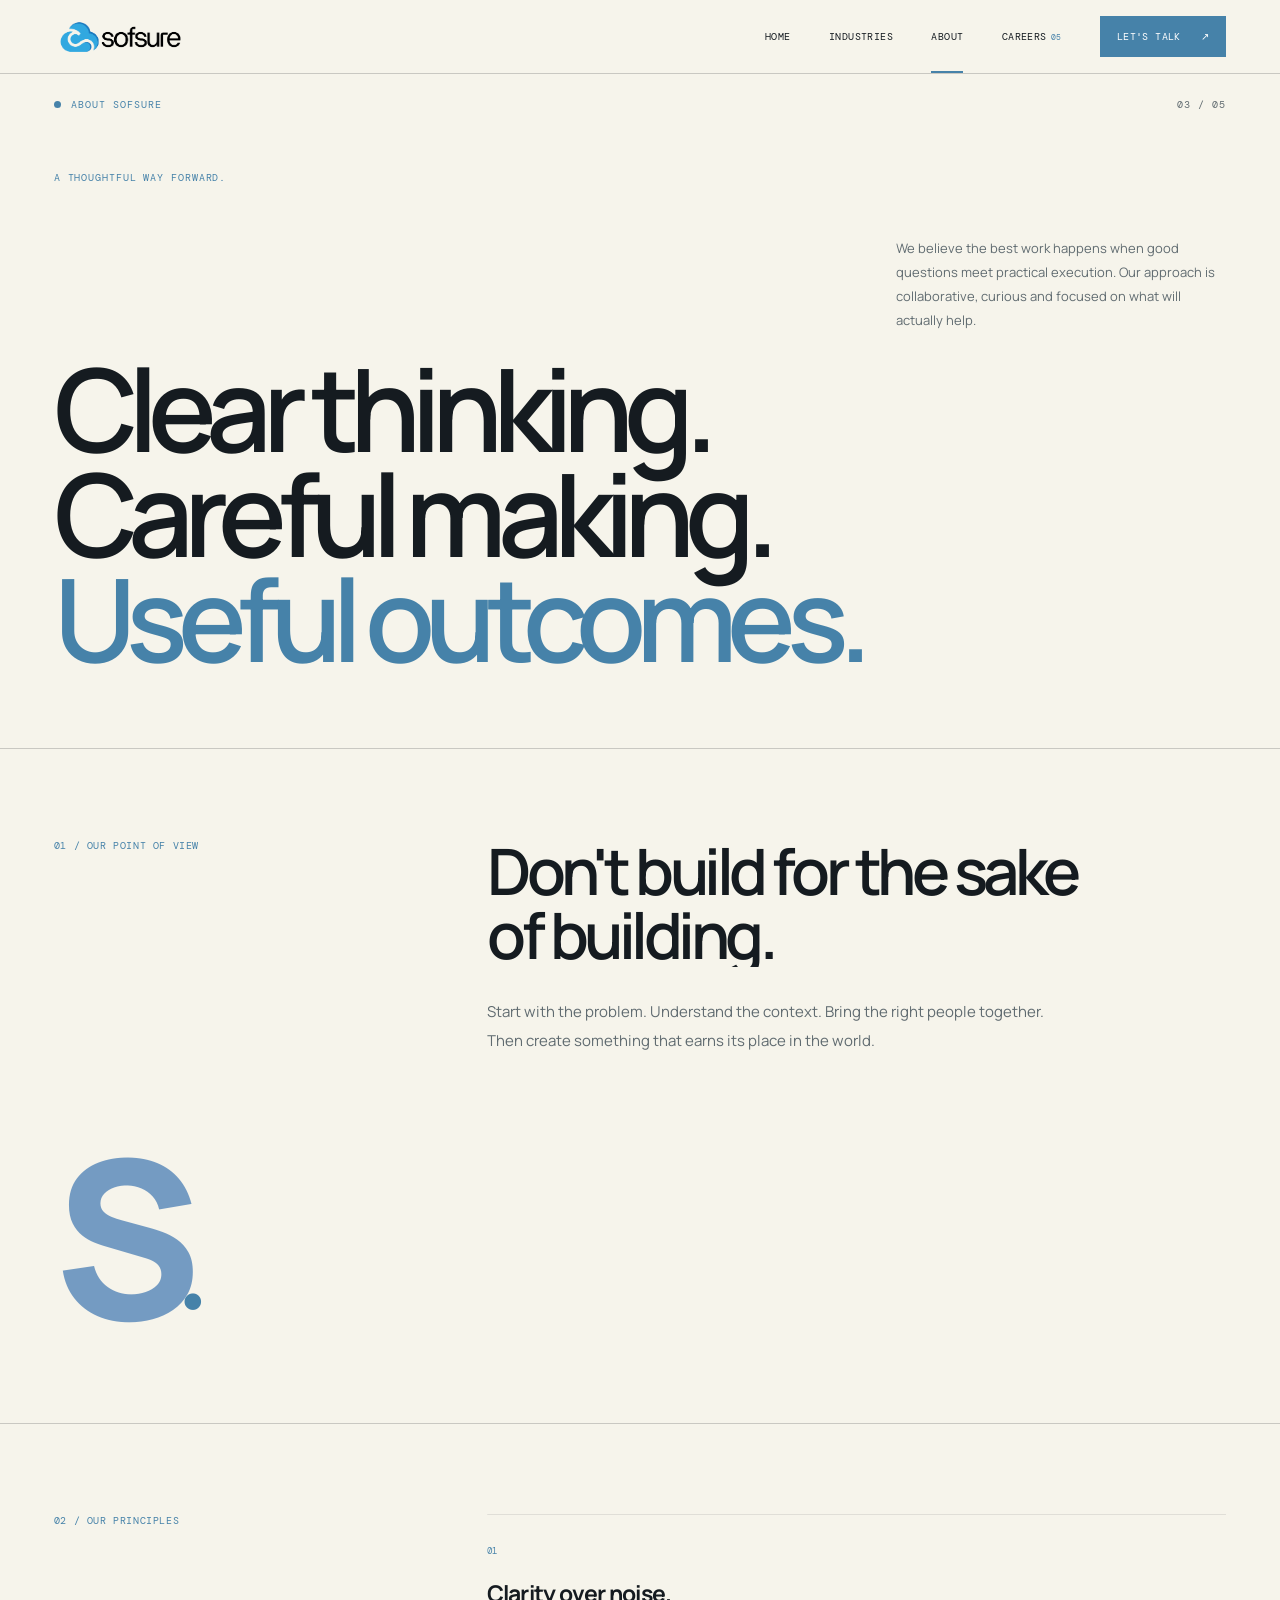
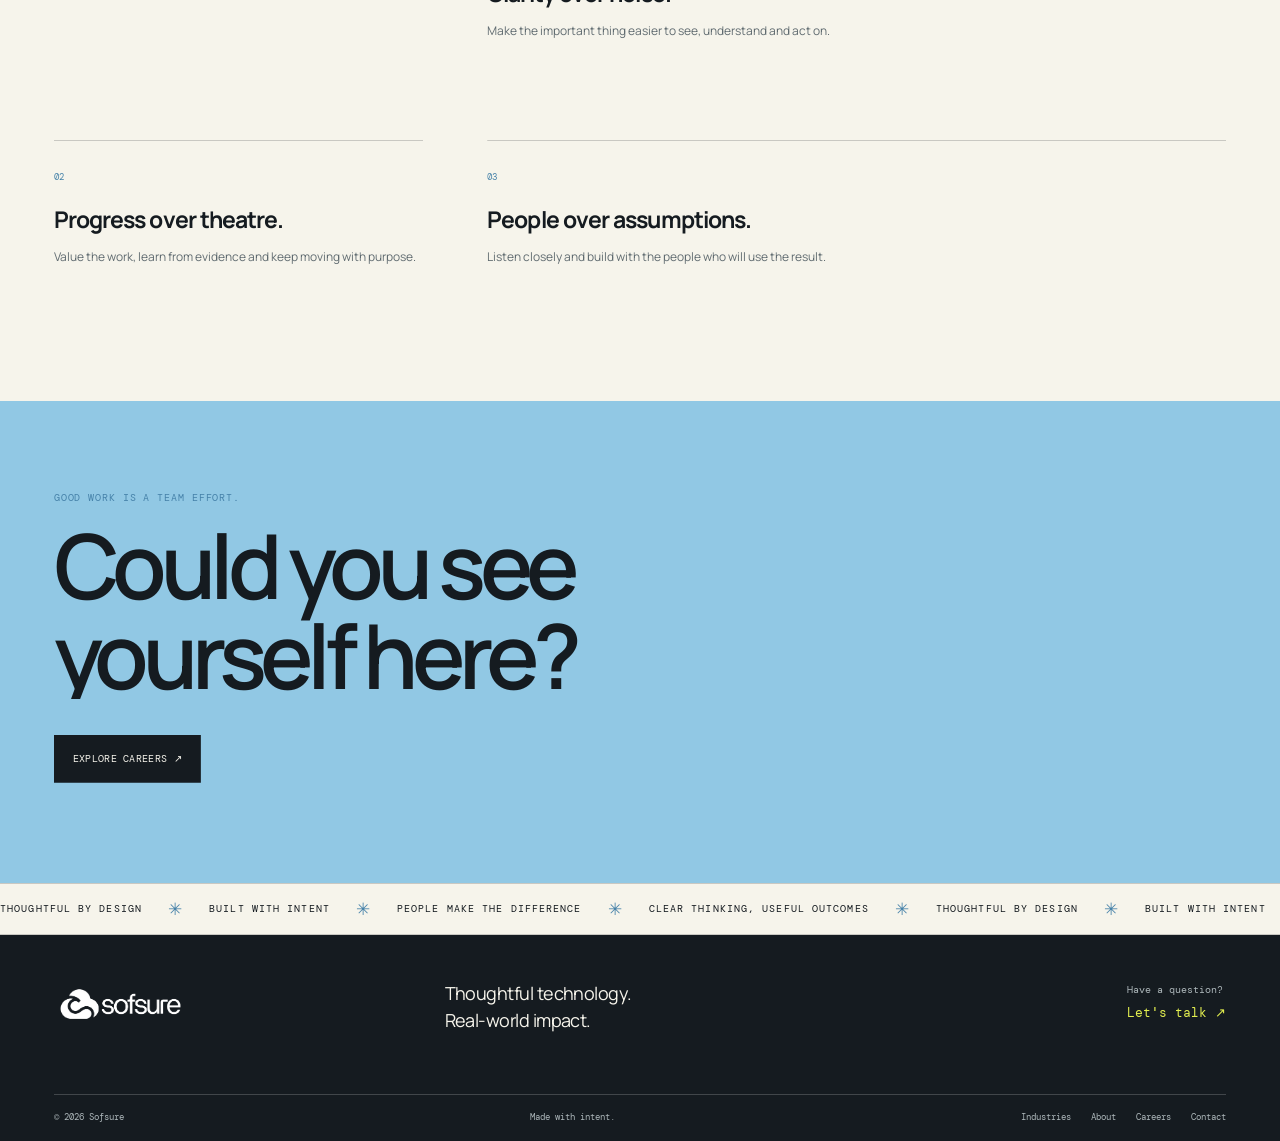
<file: about.html>
<!doctype html>
<html lang="en">
  <head>
    <meta charset="utf-8" />
    <meta name="viewport" content="width=device-width,initial-scale=1" />
    <title>About — Sofsure</title>
    <link rel="stylesheet" href="style.css" />
    <script defer src="script.js"></script>
  </head>
  <body>
    <header class="site-header">
      <a class="brand" href="index.html"
        ><img src="assets/sofsure-logo.png" alt="Sofsure" /></a
      ><button
        class="menu-toggle"
        aria-label="Toggle navigation"
        aria-expanded="false"
      >
        <span></span><span></span>
      </button>
      <nav class="main-nav">
        <a href="index.html">Home</a><a href="industries.html">Industries</a
        ><a class="active" href="about.html">About</a
        ><a href="careers.html">Careers <sup>05</sup></a
        ><a class="nav-contact" href="contact.html"
          >Let's talk <span>↗</span></a
        >
      </nav>
    </header>
    <main>
      <section class="inner-hero about-hero page-grid">
        <div class="eyebrow">
          <span class="eyebrow-dot"></span> ABOUT SOFSURE
          <span class="eyebrow-index">03 / 05</span>
        </div>
        <p class="kicker">A thoughtful way forward.</p>
        <h1>
          Clear thinking.<br />Careful making.<br /><em>Useful outcomes.</em>
        </h1>
        <div class="inner-hero-aside">
          <p>
            We believe the best work happens when good questions meet practical
            execution. Our approach is collaborative, curious and focused on
            what will actually help.
          </p>
        </div>
      </section>
      <section class="about-statement page-grid">
        <div class="section-label"><span>01</span> / OUR POINT OF VIEW</div>
        <div>
          <h2>Don't build for the sake of building.</h2>
          <p>
            Start with the problem. Understand the context. Bring the right
            people together. Then create something that earns its place in the
            world.
          </p>
        </div>
        <div class="statement-symbol">S<span>•</span></div>
      </section>
      <section class="principles page-grid">
        <div class="section-label"><span>02</span> / OUR PRINCIPLES</div>
        <article>
          <span>01</span>
          <h3>Clarity over noise.</h3>
          <p>Make the important thing easier to see, understand and act on.</p>
        </article>
        <article>
          <span>02</span>
          <h3>Progress over theatre.</h3>
          <p>
            Value the work, learn from evidence and keep moving with purpose.
          </p>
        </article>
        <article>
          <span>03</span>
          <h3>People over assumptions.</h3>
          <p>
            Listen closely and build with the people who will use the result.
          </p>
        </article>
      </section>
      <section class="cta-panel page-grid">
        <p class="kicker">Good work is a team effort.</p>
        <h2>Could you see<br />yourself here?</h2>
        <a class="button button-dark" href="careers.html">Explore careers ↗</a>
      </section>
    </main>
    <footer class="site-footer">
      <div class="footer-top">
        <a class="brand footer-brand" href="index.html"
          ><img src="assets/sofsure-logo.png" alt="Sofsure"
        /></a>
        <p>Thoughtful technology.<br />Real-world impact.</p>
        <a class="footer-contact" href="contact.html"
          >Have a question?<br /><strong>Let's talk ↗</strong></a
        >
      </div>
      <div class="footer-bottom">
        <span>© <span data-year></span> Sofsure</span
        ><span>Made with intent.</span>
        <div>
          <a href="industries.html">Industries</a><a href="about.html">About</a
          ><a href="careers.html">Careers</a><a href="contact.html">Contact</a>
        </div>
      </div>
    </footer>
  </body>
</html>
</file>
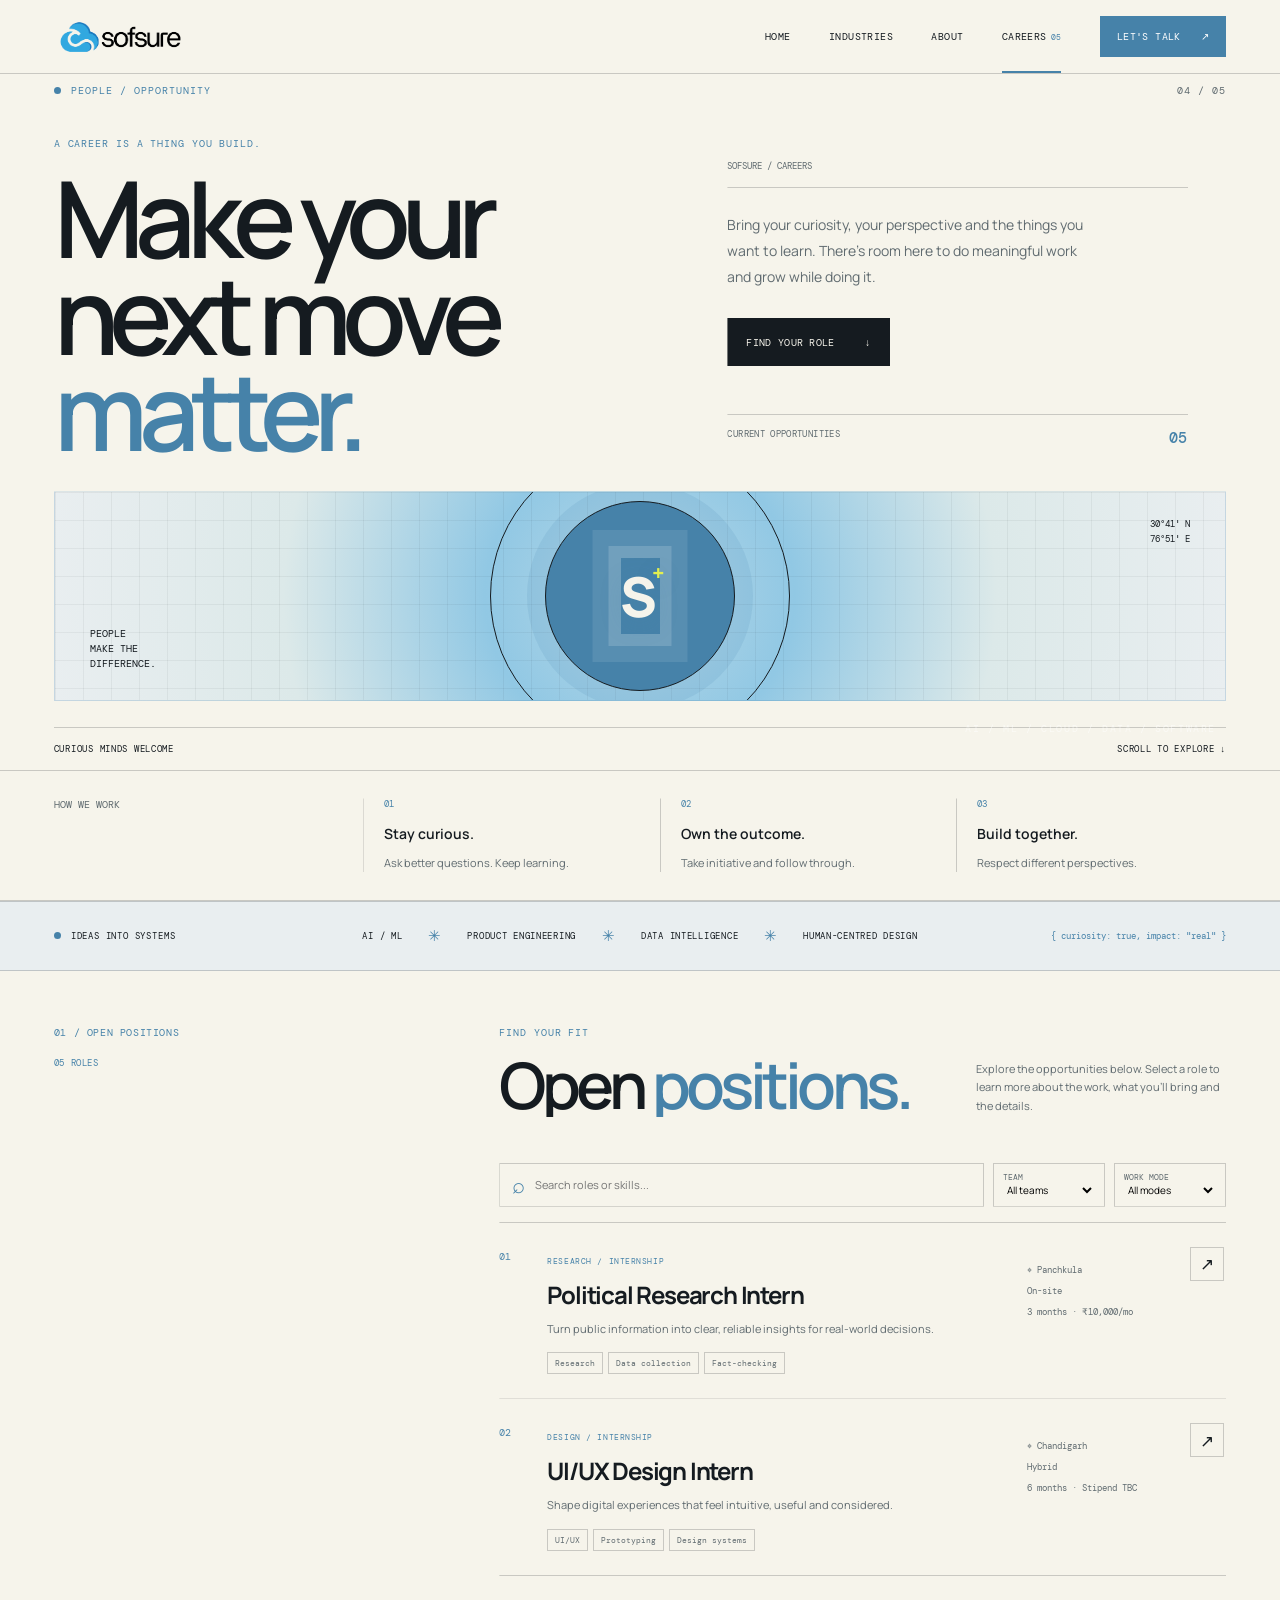
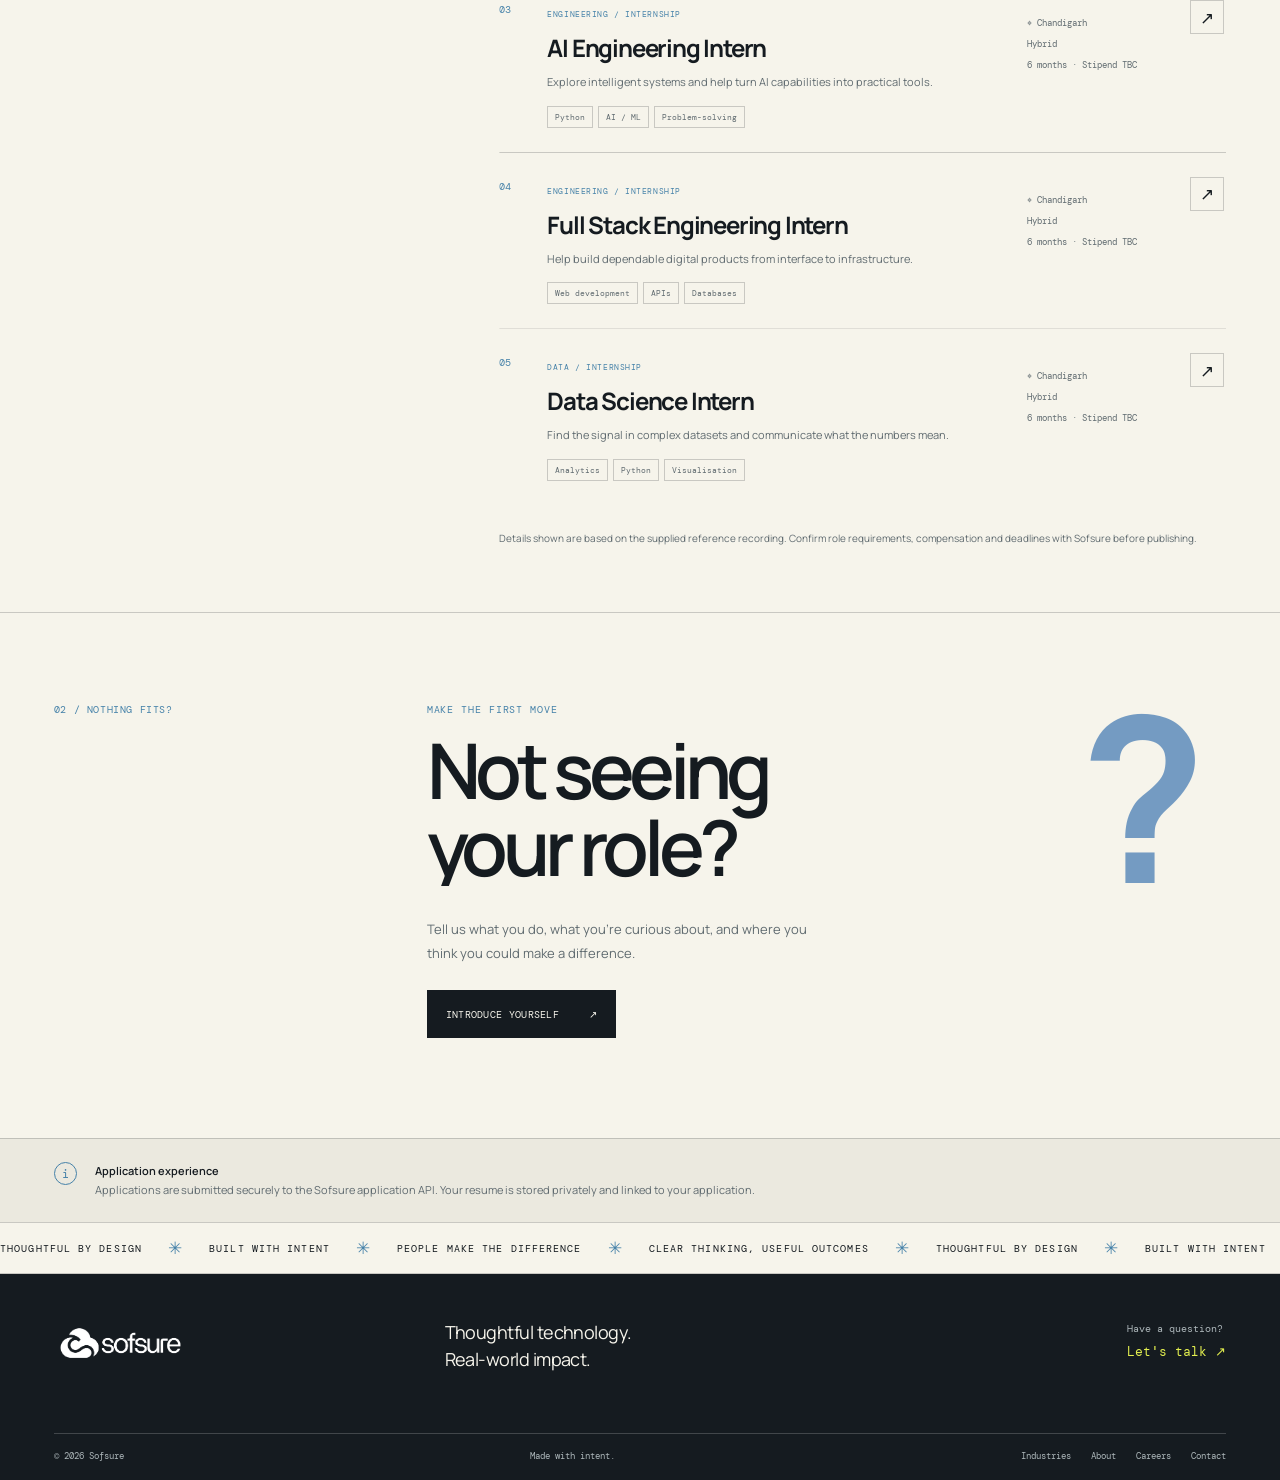
<file: careers.html>
<!doctype html>
<html lang="en">
<head><meta charset="utf-8"><meta name="viewport" content="width=device-width,initial-scale=1"><meta name="description" content="Find your next opportunity at Sofsure. Explore internships across research, design, AI, engineering and data science."><title>Careers — Sofsure</title><link rel="stylesheet" href="style.css"><script defer src="script.js"></script></head>
<body>
<header class="site-header"><a class="brand" href="index.html" aria-label="Sofsure home"><img src="assets/sofsure-logo.png" alt="Sofsure"></a><button class="menu-toggle" aria-label="Toggle navigation" aria-expanded="false"><span></span><span></span></button><nav class="main-nav"><a href="index.html">Home</a><a href="industries.html">Industries</a><a href="about.html">About</a><a class="active" href="careers.html">Careers <sup>05</sup></a><a class="nav-contact" href="contact.html">Let's talk <span>↗</span></a></nav></header>
<main>
<section class="careers-hero page-grid">
  <div class="eyebrow"><span class="eyebrow-dot"></span> PEOPLE / OPPORTUNITY <span class="eyebrow-index">04 / 05</span></div>
  <div class="careers-title"><p class="kicker">A career is a thing you build.</p><h1>Make your<br>next move <em>matter.</em></h1></div>
  <div class="careers-side"><div class="side-index">SOFSURE / CAREERS</div><p>Bring your curiosity, your perspective and the things you want to learn. There's room here to do meaningful work and grow while doing it.</p><a class="button button-dark" href="#open-roles">Find your role <span>↓</span></a><div class="side-note">CURRENT OPPORTUNITIES <strong>05</strong></div></div>
  <div class="careers-graphic"><div class="graphic-grid"></div><div class="graphic-orbit orbit-one"></div><div class="graphic-orbit orbit-two"></div><div class="graphic-core">S<span>+</span></div><div class="graphic-tag">PEOPLE<br>MAKE THE<br>DIFFERENCE.</div><div class="graphic-coordinate">30°41' N<br>76°51' E</div></div>
  <div class="hero-bottom"><span>CURIOUS MINDS WELCOME</span><span>SCROLL TO EXPLORE ↓</span></div>
</section>
<section class="values-strip page-grid"><div class="value-label">HOW WE WORK</div><div><span>01</span><strong>Stay curious.</strong><p>Ask better questions. Keep learning.</p></div><div><span>02</span><strong>Own the outcome.</strong><p>Take initiative and follow through.</p></div><div><span>03</span><strong>Build together.</strong><p>Respect different perspectives.</p></div></section>
<section class="tech-ribbon page-grid" aria-label="Technology mindset"><div class="tech-ribbon-copy"><span class="eyebrow-dot"></span> IDEAS INTO SYSTEMS</div><div class="tech-ribbon-items"><span>AI / ML</span><i>✳</i><span>PRODUCT ENGINEERING</span><i>✳</i><span>DATA INTELLIGENCE</span><i>✳</i><span>HUMAN-CENTRED DESIGN</span></div><div class="tech-ribbon-code">{ curiosity: true, impact: "real" }</div></section>
<section class="roles-section section-pad page-grid" id="open-roles">
  <div class="section-label"><span>01</span> / OPEN POSITIONS <small>05 ROLES</small></div>
  <div class="roles-main"><div class="roles-heading"><div><p class="kicker">Find your fit</p><h2>Open <em>positions.</em></h2></div><p class="roles-description">Explore the opportunities below. Select a role to learn more about the work, what you'll bring and the details.</p></div>
  <div class="role-controls"><label class="search-box"><span>⌕</span><input id="role-search" type="search" placeholder="Search roles or skills..." aria-label="Search roles or skills"></label><label class="filter-label"><span>TEAM</span><select id="team-filter" aria-label="Filter by team"><option value="all">All teams</option><option value="Research">Research</option><option value="Design">Design</option><option value="Engineering">Engineering</option><option value="Data">Data</option></select></label><label class="filter-label"><span>WORK MODE</span><select id="mode-filter" aria-label="Filter by work mode"><option value="all">All modes</option><option value="On-site">On-site</option><option value="Hybrid">Hybrid</option></select></label></div>
  <div class="role-list" id="role-list">
    <article class="role-row" data-team="Research" data-mode="On-site" data-search="political research intern election data research fact checking panchkula"><div class="role-index">01</div><div class="role-main"><span class="role-team">RESEARCH / INTERNSHIP</span><h3>Political Research Intern</h3><p>Turn public information into clear, reliable insights for real-world decisions.</p><div class="role-tags"><span>Research</span><span>Data collection</span><span>Fact-checking</span></div></div><div class="role-meta"><span>⌖ Panchkula</span><span>On-site</span><span>3 months · ₹10,000/mo</span></div><button class="role-open" data-role="political" aria-label="View Political Research Intern details">↗</button></article>
    <article class="role-row" data-team="Design" data-mode="Hybrid" data-search="ui ux design intern user experience interface prototyping chandigarh"><div class="role-index">02</div><div class="role-main"><span class="role-team">DESIGN / INTERNSHIP</span><h3>UI/UX Design Intern</h3><p>Shape digital experiences that feel intuitive, useful and considered.</p><div class="role-tags"><span>UI/UX</span><span>Prototyping</span><span>Design systems</span></div></div><div class="role-meta"><span>⌖ Chandigarh</span><span>Hybrid</span><span>6 months · Stipend TBC</span></div><button class="role-open" data-role="uiux" aria-label="View UI/UX Design Intern details">↗</button></article>
    <article class="role-row" data-team="Engineering" data-mode="Hybrid" data-search="ai engineering intern artificial intelligence machine learning python model chandigarh"><div class="role-index">03</div><div class="role-main"><span class="role-team">ENGINEERING / INTERNSHIP</span><h3>AI Engineering Intern</h3><p>Explore intelligent systems and help turn AI capabilities into practical tools.</p><div class="role-tags"><span>Python</span><span>AI / ML</span><span>Problem-solving</span></div></div><div class="role-meta"><span>⌖ Chandigarh</span><span>Hybrid</span><span>6 months · Stipend TBC</span></div><button class="role-open" data-role="ai" aria-label="View AI Engineering Intern details">↗</button></article>
    <article class="role-row" data-team="Engineering" data-mode="Hybrid" data-search="full stack engineering developer intern frontend backend api database chandigarh"><div class="role-index">04</div><div class="role-main"><span class="role-team">ENGINEERING / INTERNSHIP</span><h3>Full Stack Engineering Intern</h3><p>Help build dependable digital products from interface to infrastructure.</p><div class="role-tags"><span>Web development</span><span>APIs</span><span>Databases</span></div></div><div class="role-meta"><span>⌖ Chandigarh</span><span>Hybrid</span><span>6 months · Stipend TBC</span></div><button class="role-open" data-role="fullstack" aria-label="View Full Stack Engineering Intern details">↗</button></article>
    <article class="role-row" data-team="Data" data-mode="Hybrid" data-search="data science intern analytics statistics python dashboards data cleaning chandigarh"><div class="role-index">05</div><div class="role-main"><span class="role-team">DATA / INTERNSHIP</span><h3>Data Science Intern</h3><p>Find the signal in complex datasets and communicate what the numbers mean.</p><div class="role-tags"><span>Analytics</span><span>Python</span><span>Visualisation</span></div></div><div class="role-meta"><span>⌖ Chandigarh</span><span>Hybrid</span><span>6 months · Stipend TBC</span></div><button class="role-open" data-role="datascience" aria-label="View Data Science Intern details">↗</button></article>
  </div>
  <div class="no-results" id="no-results" hidden>No roles match those filters. Try a different search or team.</div>
  <p class="role-footnote">Details shown are based on the supplied reference recording. Confirm role requirements, compensation and deadlines with Sofsure before publishing.</p>
  </div>
</section>
<section class="open-application page-grid"><div class="section-label"><span>02</span> / NOTHING FITS?</div><div><p class="kicker">Make the first move</p><h2>Not seeing<br>your role?</h2><p>Tell us what you do, what you're curious about, and where you think you could make a difference.</p><a class="button button-dark" href="contact.html">Introduce yourself <span>↗</span></a></div><div class="open-application-symbol">?</div></section>
<section class="apply-note page-grid"><span class="note-mark">i</span><p><strong>Application experience</strong><br>Applications are submitted securely to the Sofsure application API. Your resume is stored privately and linked to your application.</p></section>
</main>
<div class="modal-backdrop" id="role-modal" hidden><section class="role-modal" role="dialog" aria-modal="true" aria-labelledby="modal-title"><button class="modal-close" aria-label="Close role details">×</button><div class="modal-top"><span class="role-team" id="modal-team">ROLE / INTERNSHIP</span><span class="modal-number" id="modal-number">01 / 05</span></div><h2 id="modal-title">Role title</h2><p class="modal-intro" id="modal-intro"></p><div class="modal-facts" id="modal-facts"></div><div class="modal-content"><div><h3>What you'll work on</h3><ul id="modal-responsibilities"></ul></div><div><h3>What helps you succeed</h3><ul id="modal-requirements"></ul></div></div><div class="modal-actions"><button class="button button-dark" id="open-apply">Apply for this role <span>↗</span></button><span class="modal-small">You'll be asked for your contact details and resume.</span></div>
<form class="application-form" id="application-form" hidden><div class="form-heading"><h3>Apply for <span id="apply-role-name"></span></h3><p>Complete the details below. Your application and PDF resume will be sent securely to our hiring team.</p></div><input type="hidden" name="role" id="application-role"><div class="form-grid"><label>Full name<input name="name" required autocomplete="name" placeholder="Your name"></label><label>Email address<input type="email" name="email" required autocomplete="email" placeholder="you@example.com"></label><label>Phone number<input type="tel" name="phone" required autocomplete="tel" placeholder="+91"></label><label>LinkedIn / portfolio<input name="portfolio" type="url" placeholder="https://"></label><label class="full-field">A short introduction<textarea name="message" rows="3" required placeholder="Tell us why this role interests you"></textarea></label><label class="full-field">Upload resume (PDF)<input name="resume" type="file" accept="application/pdf,.pdf" required><small class="field-hint">PDF only. Maximum file size: 5 MB.</small></label></div><label class="consent"><input type="checkbox" required> I agree that Sofsure may review the information I provide for this application.</label><button class="button button-dark" type="submit">Submit application <span>↗</span></button><p class="form-status" id="form-status" role="status"></p></form>
</section></div>
<footer class="site-footer"><div class="footer-top"><a class="brand footer-brand" href="index.html"><img src="assets/sofsure-logo.png" alt="Sofsure"></a><p>Thoughtful technology.<br>Real-world impact.</p><a class="footer-contact" href="contact.html">Have a question?<br><strong>Let's talk ↗</strong></a></div><div class="footer-bottom"><span>© <span data-year></span> Sofsure</span><span>Made with intent.</span><div><a href="industries.html">Industries</a><a href="about.html">About</a><a href="careers.html">Careers</a><a href="contact.html">Contact</a></div></div></footer>
</body></html>
</file>
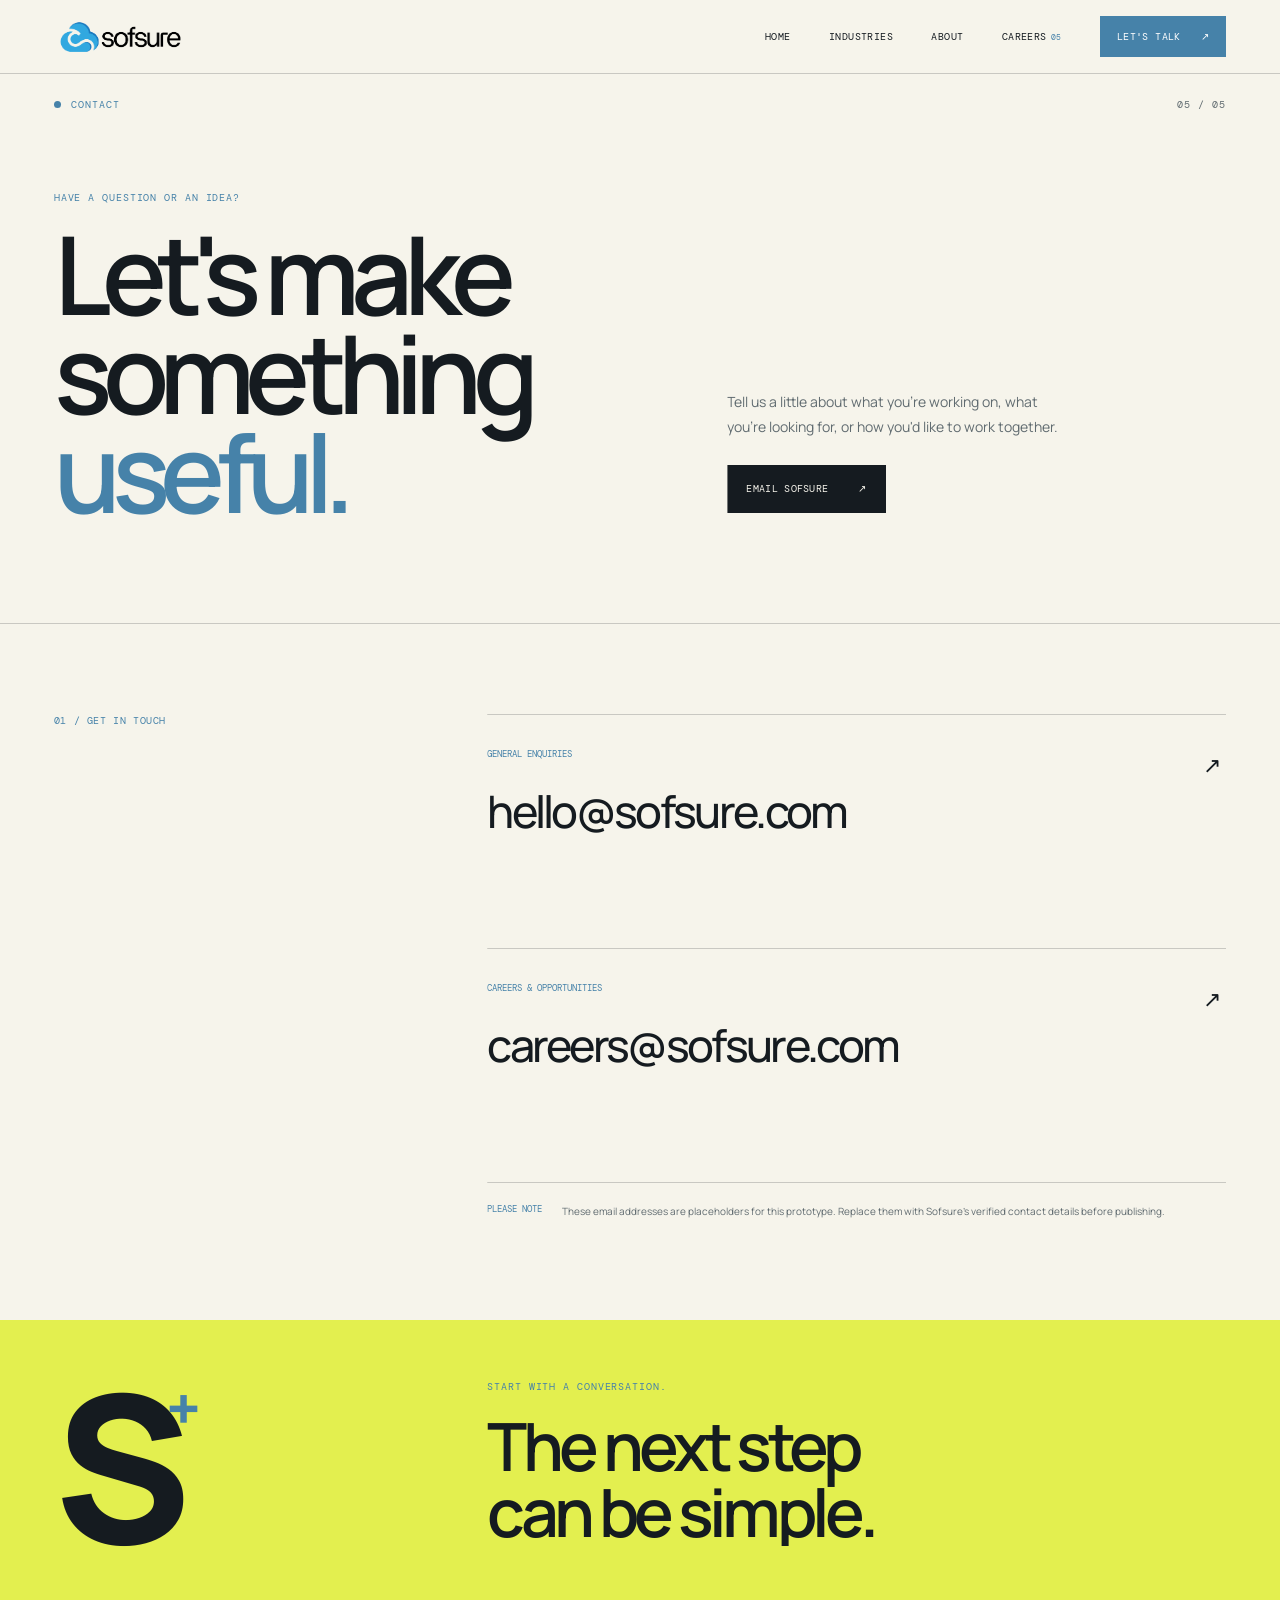
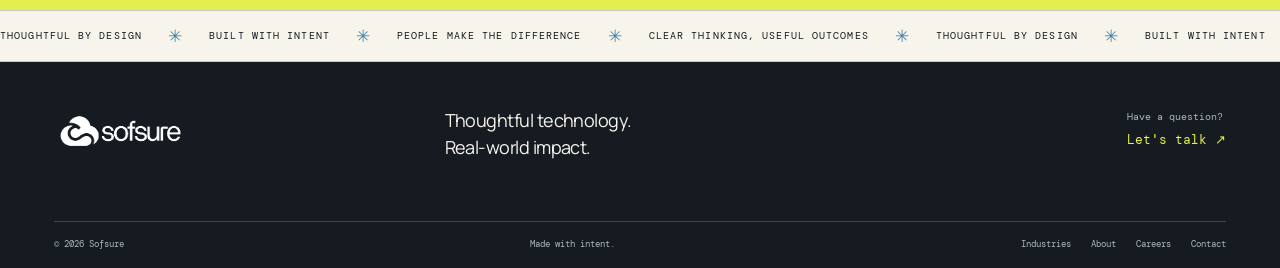
<file: contact.html>
<!doctype html><html lang="en"><head><meta charset="utf-8"><meta name="viewport" content="width=device-width,initial-scale=1"><title>Contact — Sofsure</title><link rel="stylesheet" href="style.css"><script defer src="script.js"></script></head><body>
<header class="site-header"><a class="brand" href="index.html"><img src="assets/sofsure-logo.png" alt="Sofsure"></a><button class="menu-toggle" aria-label="Toggle navigation" aria-expanded="false"><span></span><span></span></button><nav class="main-nav"><a href="index.html">Home</a><a href="industries.html">Industries</a><a href="about.html">About</a><a href="careers.html">Careers <sup>05</sup></a><a class="nav-contact active" href="contact.html">Let's talk <span>↗</span></a></nav></header>
<main><section class="contact-hero page-grid"><div class="eyebrow"><span class="eyebrow-dot"></span> CONTACT <span class="eyebrow-index">05 / 05</span></div><div><p class="kicker">Have a question or an idea?</p><h1>Let's make<br>something <em>useful.</em></h1></div><div class="contact-aside"><p>Tell us a little about what you're working on, what you're looking for, or how you'd like to work together.</p><a class="button button-dark" href="mailto:hello@sofsure.com?subject=Hello%20Sofsure">Email Sofsure <span>↗</span></a></div></section><section class="contact-details page-grid"><div class="section-label"><span>01</span> / GET IN TOUCH</div><a class="contact-card" href="mailto:hello@sofsure.com"><span>GENERAL ENQUIRIES</span><h2>hello@sofsure.com</h2><span class="contact-arrow">↗</span></a><a class="contact-card" href="mailto:careers@sofsure.com"><span>CAREERS & OPPORTUNITIES</span><h2>careers@sofsure.com</h2><span class="contact-arrow">↗</span></a><div class="contact-note"><span>PLEASE NOTE</span><p>These email addresses are placeholders for this prototype. Replace them with Sofsure's verified contact details before publishing.</p></div></section><section class="contact-end page-grid"><div class="contact-end-symbol">S<span>+</span></div><div><p class="kicker">Start with a conversation.</p><h2>The next step<br>can be simple.</h2></div></section></main>
<footer class="site-footer"><div class="footer-top"><a class="brand footer-brand" href="index.html"><img src="assets/sofsure-logo.png" alt="Sofsure"></a><p>Thoughtful technology.<br>Real-world impact.</p><a class="footer-contact" href="mailto:hello@sofsure.com">Have a question?<br><strong>Let's talk ↗</strong></a></div><div class="footer-bottom"><span>© <span data-year></span> Sofsure</span><span>Made with intent.</span><div><a href="industries.html">Industries</a><a href="about.html">About</a><a href="careers.html">Careers</a><a href="contact.html">Contact</a></div></div></footer></body></html>
</file>
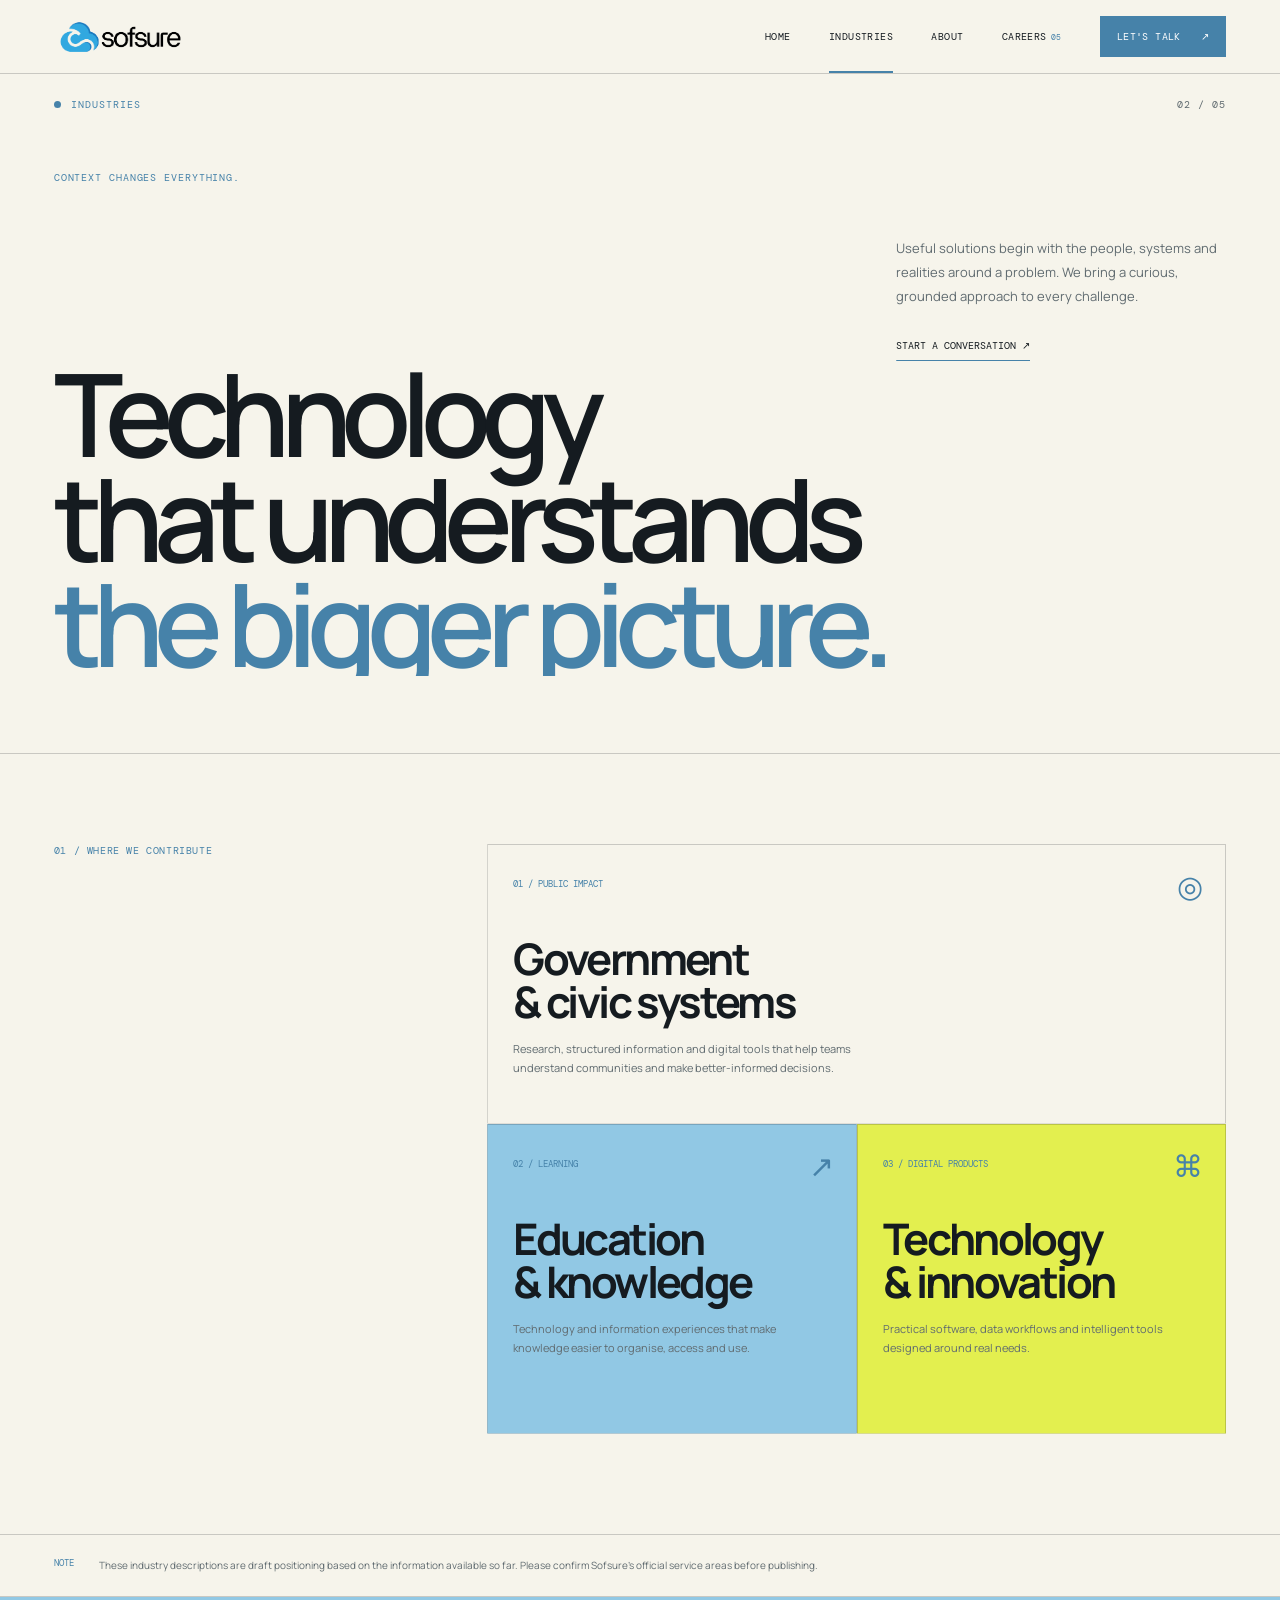
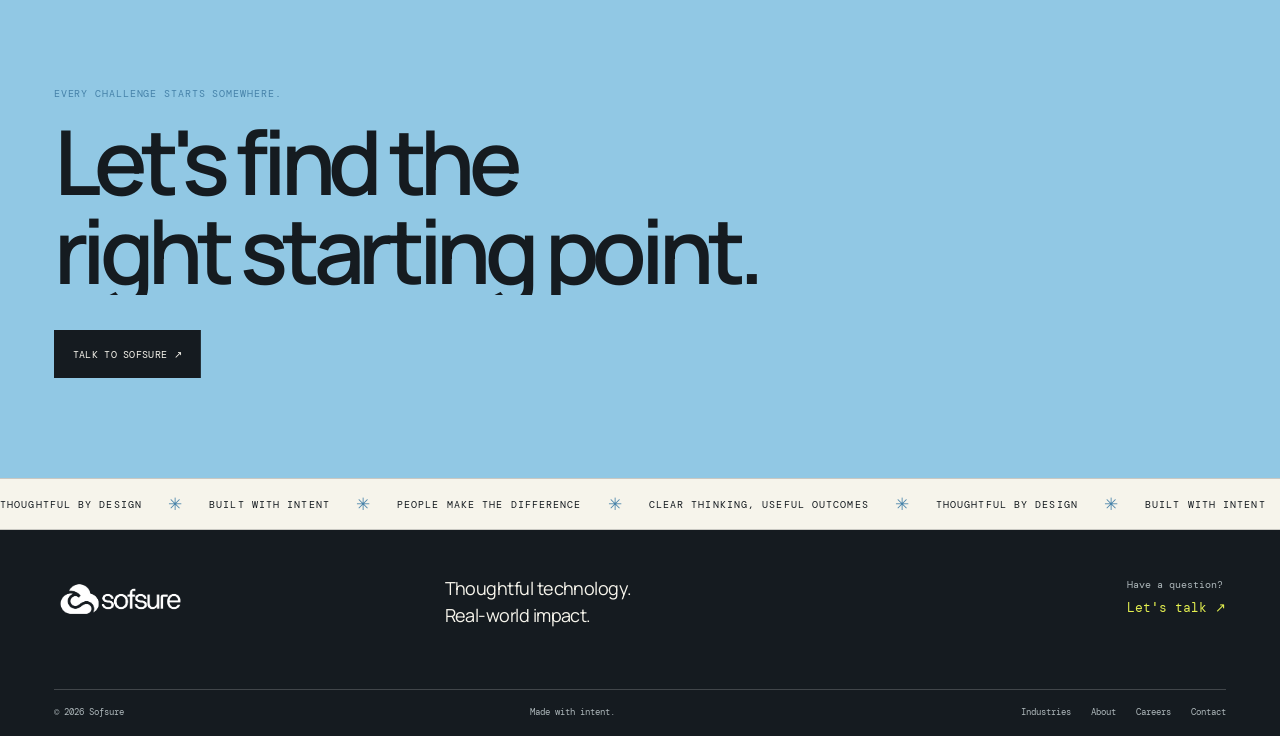
<file: industries.html>
<!doctype html><html lang="en"><head><meta charset="utf-8"><meta name="viewport" content="width=device-width,initial-scale=1"><title>Industries — Sofsure</title><link rel="stylesheet" href="style.css"><script defer src="script.js"></script></head><body>
<header class="site-header"><a class="brand" href="index.html"><img src="assets/sofsure-logo.png" alt="Sofsure"></a><button class="menu-toggle" aria-label="Toggle navigation" aria-expanded="false"><span></span><span></span></button><nav class="main-nav"><a href="index.html">Home</a><a class="active" href="industries.html">Industries</a><a href="about.html">About</a><a href="careers.html">Careers <sup>05</sup></a><a class="nav-contact" href="contact.html">Let's talk <span>↗</span></a></nav></header>
<main><section class="inner-hero page-grid"><div class="eyebrow"><span class="eyebrow-dot"></span> INDUSTRIES <span class="eyebrow-index">02 / 05</span></div><p class="kicker">Context changes everything.</p><h1>Technology<br>that understands<br><em>the bigger picture.</em></h1><div class="inner-hero-aside"><p>Useful solutions begin with the people, systems and realities around a problem. We bring a curious, grounded approach to every challenge.</p><a class="text-link" href="contact.html">Start a conversation ↗</a></div></section>
<section class="industry-list page-grid"><div class="section-label"><span>01</span> / WHERE WE CONTRIBUTE</div><div class="industry-items"><article class="industry-item"><span>01 / PUBLIC IMPACT</span><h2>Government<br>& civic systems</h2><p>Research, structured information and digital tools that help teams understand communities and make better-informed decisions.</p><span class="industry-mark">◎</span></article><article class="industry-item industry-blue"><span>02 / LEARNING</span><h2>Education<br>& knowledge</h2><p>Technology and information experiences that make knowledge easier to organise, access and use.</p><span class="industry-mark">↗</span></article><article class="industry-item industry-lime"><span>03 / DIGITAL PRODUCTS</span><h2>Technology<br>& innovation</h2><p>Practical software, data workflows and intelligent tools designed around real needs.</p><span class="industry-mark">⌘</span></article></div></section><section class="disclaimer page-grid"><span>NOTE</span><p>These industry descriptions are draft positioning based on the information available so far. Please confirm Sofsure's official service areas before publishing.</p></section><section class="cta-panel page-grid"><p class="kicker">Every challenge starts somewhere.</p><h2>Let's find the<br>right starting point.</h2><a class="button button-dark" href="contact.html">Talk to Sofsure ↗</a></section></main>
<footer class="site-footer"><div class="footer-top"><a class="brand footer-brand" href="index.html"><img src="assets/sofsure-logo.png" alt="Sofsure"></a><p>Thoughtful technology.<br>Real-world impact.</p><a class="footer-contact" href="contact.html">Have a question?<br><strong>Let's talk ↗</strong></a></div><div class="footer-bottom"><span>© <span data-year></span> Sofsure</span><span>Made with intent.</span><div><a href="industries.html">Industries</a><a href="about.html">About</a><a href="careers.html">Careers</a><a href="contact.html">Contact</a></div></div></footer></body></html>
</file>
<file: style.css>
@import url("https://fonts.googleapis.com/css2?family=DM+Mono:wght@400;500&family=Manrope:wght@400;500;600;700;800&display=swap");
:root {
  --paper: #f6f4eb;
  --sky: #91c8e4;
  --mid: #749bc2;
  --blue: #4682a9;
  --ink: #151b20;
  --muted: #606b70;
  --line: rgba(21, 27, 32, 0.2);
  --lime: #e3ef4f;
  --mono: "DM Mono", monospace;
  --sans: "Manrope", Arial, sans-serif;
}
* {
  box-sizing: border-box;
}
html {
  scroll-behavior: smooth;
  scroll-padding-top: 90px;
}
body {
  margin: 0;
  background: var(--paper);
  color: var(--ink);
  font-family: var(--sans);
  -webkit-font-smoothing: antialiased;
}
a {
  color: inherit;
  text-decoration: none;
}
button,
input,
select,
textarea {
  font: inherit;
}
button,
a {
  -webkit-tap-highlight-color: transparent;
}
button {
  color: inherit;
}
.site-header {
  height: 74px;
  padding: 0 4.2vw;
  display: flex;
  align-items: center;
  justify-content: space-between;
  border-bottom: 1px solid var(--line);
  position: sticky;
  top: 0;
  z-index: 30;
  background: rgba(246, 244, 235, 0.94);
  backdrop-filter: blur(14px);
}
.brand {
  display: flex;
  align-items: center;
  width: 148px;
  height: 48px;
  overflow: hidden;
}
.brand img {
  display: block;
  width: 100%;
  height: 100%;
  object-fit: contain;
  object-position: left center;
  filter: brightness(0) saturate(100%) invert(43%) sepia(22%) saturate(1100%) hue-rotate(160deg) brightness(92%) contrast(90%);
}
.main-nav {
  height: 100%;
  display: flex;
  align-items: center;
  gap: clamp(18px, 3vw, 48px);
  font-family: var(--mono);
  font-size: 10px;
  text-transform: uppercase;
  letter-spacing: 0.04em;
}
.main-nav > a {
  height: 100%;
  display: flex;
  align-items: center;
  position: relative;
  white-space: nowrap;
}
.main-nav > a:not(.nav-contact):after {
  content: "";
  height: 2px;
  position: absolute;
  bottom: 0;
  left: 0;
  right: 100%;
  background: var(--blue);
  transition: right 0.25s;
}
.main-nav > a:hover:after,
.main-nav > a.active:after {
  right: 0;
}
.main-nav sup {
  font-size: 8px;
  color: var(--blue);
  margin-left: 4px;
}
.main-nav .nav-contact {
  height: auto;
  background: var(--blue);
  color: white;
  padding: 14px 17px;
  gap: 20px;
  transition: background 0.2s;
}
.nav-contact:hover {
  background: var(--ink);
}
.menu-toggle {
  display: none;
}
.page-grid {
  padding-left: 4.2vw;
  padding-right: 4.2vw;
}
.eyebrow {
  font: 10px var(--mono);
  letter-spacing: 0.1em;
  display: flex;
  align-items: center;
  gap: 10px;
  text-transform: uppercase;
}
.eyebrow-dot {
  width: 7px;
  height: 7px;
  border-radius: 50%;
  background: var(--blue);
  display: inline-block;
}
.eyebrow-index {
  margin-left: auto;
  color: var(--muted);
}
.kicker {
  font: 10px var(--mono);
  letter-spacing: 0.09em;
  text-transform: uppercase;
  color: var(--blue);
  margin: 0 0 20px;
}
.hero h1,
.careers-hero h1,
.inner-hero h1,
.contact-hero h1 {
  font-size: clamp(60px, 9.2vw, 142px);
  line-height: 0.91;
  letter-spacing: -0.085em;
  font-weight: 600;
  margin: 0;
}
.hero h1 em,
.careers-hero h1 em,
.inner-hero h1 em,
.contact-hero h1 em {
  font-style: normal;
  color: var(--blue);
}
.home-hero {
  min-height: calc(100vh - 74px);
  display: grid;
  grid-template-columns: 1.05fr 0.95fr;
  grid-template-rows: auto 1fr auto;
  column-gap: 5vw;
  padding-top: 24px;
}
.home-hero > .eyebrow {
  grid-column: 1/-1;
}
.hero-copy {
  align-self: center;
  padding: 9vh 0 8vh;
}
.hero-copy h1 {
  margin-bottom: 30px;
}
.hero-intro {
  font-size: 15px;
  line-height: 1.8;
  color: var(--muted);
  max-width: 420px;
}
.hero-actions {
  display: flex;
  align-items: center;
  gap: 26px;
  margin-top: 34px;
}
.button {
  border: 0;
  display: inline-flex;
  align-items: center;
  justify-content: space-between;
  gap: 30px;
  padding: 16px 19px;
  font: 10px var(--mono);
  letter-spacing: 0.03em;
  text-transform: uppercase;
  cursor: pointer;
  min-height: 48px;
  transition:
    transform 0.2s,
    background 0.2s,
    color 0.2s;
}
.button:hover {
  transform: translateY(-2px);
}
.button-dark {
  background: var(--ink);
  color: var(--paper);
}
.button-dark:hover {
  background: var(--blue);
}
.button-light {
  background: var(--paper);
  color: var(--ink);
}
.text-link {
  font: 10px var(--mono);
  text-transform: uppercase;
  border-bottom: 1px solid var(--blue);
  padding: 0 0 8px;
  display: inline-flex;
  gap: 22px;
}
.hero-art {
  position: relative;
  align-self: stretch;
  min-height: 470px;
  background: var(--sky);
  overflow: hidden;
  margin: 5vh 0 4vh;
}
.hero-art:before,
.hero-art:after {
  content: "";
  position: absolute;
  background: rgba(21, 27, 32, 0.16);
}
.hero-art:before {
  width: 1px;
  height: 100%;
  left: 50%;
}
.hero-art:after {
  height: 1px;
  width: 100%;
  top: 50%;
}
.art-stamp {
  position: absolute;
  top: 7%;
  left: 7%;
  font-size: clamp(36px, 4vw, 66px);
  line-height: 0.8;
  letter-spacing: -0.1em;
  font-weight: 800;
  z-index: 2;
}
.art-stamp span {
  font: 12px var(--mono);
  vertical-align: top;
}
.art-circle {
  position: absolute;
  width: 58%;
  aspect-ratio: 1;
  border: 1px solid var(--ink);
  border-radius: 50%;
  top: 19%;
  left: 19%;
  background: var(--blue);
  box-shadow:
    0 0 0 22px rgba(70, 130, 169, 0.16),
    0 0 0 44px rgba(70, 130, 169, 0.11);
}
.art-square {
  position: absolute;
  width: 30%;
  aspect-ratio: 1;
  right: 9%;
  bottom: 11%;
  background: var(--lime);
  border: 1px solid var(--ink);
  transform: rotate(14deg);
}
.art-cross {
  position: absolute;
  right: 8%;
  top: 8%;
  font-size: 50px;
  font-weight: 300;
}
.art-caption {
  position: absolute;
  left: 7%;
  bottom: 6%;
  font: 10px var(--mono);
  line-height: 1.5;
  letter-spacing: 0.08em;
}
.hero-bottom {
  grid-column: 1/-1;
  border-top: 1px solid var(--line);
  display: flex;
  justify-content: space-between;
  padding: 15px 0;
  font: 9px var(--mono);
  letter-spacing: 0.08em;
}
.section-pad {
  padding-top: 100px;
  padding-bottom: 110px;
}
.intro-section {
  display: grid;
  grid-template-columns: 1fr 2fr;
  gap: 5vw;
  border-top: 1px solid var(--line);
}
.section-label {
  font: 10px var(--mono);
  text-transform: uppercase;
  letter-spacing: 0.06em;
  color: var(--muted);
}
.section-label span {
  color: var(--blue);
}
.section-label small {
  display: block;
  margin-top: 18px;
  font-size: 9px;
}
.intro-content h2,
.roles-heading h2,
.open-application h2,
.cta-panel h2,
.about-statement h2,
.contact-end h2 {
  font-size: clamp(36px, 5.2vw, 76px);
  line-height: 1;
  letter-spacing: -0.07em;
  font-weight: 600;
  margin: 0 0 28px;
}
.intro-content h2 span {
  color: var(--blue);
}
.intro-content > p,
.about-statement p {
  font-size: 15px;
  line-height: 1.9;
  color: var(--muted);
  max-width: 580px;
  margin-bottom: 28px;
}
.service-grid {
  display: grid;
  grid-template-columns: repeat(3, 1fr);
  padding-bottom: 110px;
}
/* Interactive process cards */
.service-tile {
  min-height: 330px;
  padding: 25px;
  border: 1px solid var(--line);
  position: relative;
  display: flex;
  flex-direction: column;
  overflow: hidden;
  isolation: isolate;
  transform-style: preserve-3d;
  will-change: transform;

  transition:
    transform 0.35s cubic-bezier(.2,.8,.2,1),
    box-shadow 0.35s ease;
}

/* Default hover fallback */
.service-tile:hover {
  box-shadow: 0 22px 44px #151b2020;
  z-index: 2;
}

/* Cursor-following spotlight */
.service-tile::before {
  content: "";
  position: absolute;
  inset: 0;
  z-index: 0;
  pointer-events: none;

  background: radial-gradient(
    350px circle at var(--spot-x, 50%) var(--spot-y, 50%),
    rgba(255,255,255,.38),
    transparent 70%
  );

  opacity: 0;
  transition: opacity .3s ease;
}

/* Spotlight becomes visible during interaction */
.service-tile.is-pointer-active::before {
  opacity: 1;
}

/* Heading depth effect */
.service-tile h3 {
  position: relative;
  z-index: 1;
  transition: transform .35s ease;
}

/* Arrow animation */
.service-tile .tile-arrow {
  transition: transform .35s ease;
}

.service-tile:hover .tile-arrow {
  transform: translate(4px,-4px);
}

/* Keep card content above spotlight */
.service-tile p,
.service-tile .tile-number {
  position: relative;
  z-index: 1;
}

/* Accessibility */
@media (prefers-reduced-motion: reduce) {
  .service-tile,
  .service-tile::before,
  .service-tile h3,
  .service-tile .tile-arrow {
    transition: none !important;
  }
}

/* Cursor-following spotlight */
.service-tile::before {
  content: "";
  position: absolute;
  inset: 0;
  z-index: 0;
  pointer-events: none;

  background: radial-gradient(
    350px circle at var(--spot-x, 50%) var(--spot-y, 50%),
    rgba(255,255,255,.38),
    transparent 70%
  );

  opacity: 0;
  transition: opacity .3s ease;
}

/* Spotlight becomes visible during interaction */
.service-tile.is-pointer-active::before {
  opacity: 1;
}

/* Heading depth effect */
.service-tile h3 {
  position: relative;
  z-index: 1;
  transition: transform .35s ease;
}

/* Arrow animation */
.service-tile .tile-arrow {
  transition: transform .35s ease;
}

.service-tile:hover .tile-arrow {
  transform: translate(4px,-4px);
}

/* Keep card content above spotlight */
.service-tile p,
.service-tile .tile-number {
  position: relative;
  z-index: 1;
}

/* Accessibility */
@media (prefers-reduced-motion: reduce) {
  .service-tile,
  .service-tile::before,
  .service-tile h3,
  .service-tile .tile-arrow {
    transition: none !important;
  }
}
.tile-blue {
  background: var(--sky);
}
.tile-lime {
  background: var(--lime);
}
.tile-dark {
  background: var(--ink);
  color: var(--paper);
}
.tile-number {
  font: 9px var(--mono);
  letter-spacing: 0.08em;
}
.service-tile h3 {
  font-size: clamp(29px, 3vw, 45px);
  line-height: 1.02;
  letter-spacing: -0.06em;
  margin: 48px 0 12px;
}
.service-tile p {
  font-size: 12px;
  line-height: 1.7;
  max-width: 250px;
  margin-top: auto;
  color: inherit;
  opacity: 0.8;
}
.tile-arrow {
  position: absolute;
  right: 24px;
  top: 20px;
  font-size: 22px;
}
.career-band {
  background: var(--blue);
  color: white;
  padding-top: 65px;
  padding-bottom: 70px;
  display: grid;
  grid-template-columns: 1fr 2fr 0.6fr;
  gap: 4vw;
  position: relative;
  overflow: hidden;
}
.career-band .section-label {
  color: #ffffffb3;
}
.career-band .kicker {
  color: #e3ef4f;
}
.career-band h2 {
  font-size: clamp(50px, 7vw, 96px);
  line-height: 0.92;
  letter-spacing: -0.08em;
  margin: 0 0 24px;
}
.band-copy {
  max-width: 390px;
  line-height: 1.7;
  font-size: 13px;
  color: #ffffffd6;
  margin-bottom: 28px;
}
.band-mark {
  font-size: clamp(130px, 22vw, 330px);
  line-height: 0.8;
  letter-spacing: -0.12em;
  font-weight: 700;
  align-self: center;
  color: #ffffff25;
}
.band-mark span {
  color: var(--lime);
}
.site-footer {
  background: var(--ink);
  color: var(--paper);
  padding: 45px 4.2vw 18px;
}
.footer-top {
  display: grid;
  grid-template-columns: 1fr 1fr 1fr;
  align-items: start;
  padding-bottom: 60px;
}
.footer-brand {
  filter: brightness(0) invert(1);
  width: 150px;
}
.footer-top p {
  font-size: 18px;
  line-height: 1.5;
  margin: 0;
  letter-spacing: -0.03em;
}
.footer-contact {
  justify-self: end;
  font: 10px var(--mono);
  line-height: 2;
  color: #aeb8bb;
}
.footer-contact strong {
  color: var(--lime);
  font-weight: 400;
  font-size: 13px;
}
.footer-bottom {
  border-top: 1px solid #ffffff30;
  padding-top: 16px;
  display: flex;
  justify-content: space-between;
  gap: 20px;
  font: 9px var(--mono);
  color: #aeb8bb;
}
.footer-bottom div {
  display: flex;
  gap: 20px;
}
.footer-bottom a:hover {
  color: var(--lime);
}
/* Careers */
.careers-hero {
  display: grid;
  grid-template-columns: 1.1fr 0.9fr;
  grid-template-rows: auto auto 1fr auto;
  column-gap: 5vw;
  min-height: 760px;
  padding-top: 24px;
}
.careers-hero > .eyebrow {
  grid-column: 1/-1;
}
.careers-title {
  align-self: center;
  padding: 75px 0 45px;
}
.careers-title h1 {
  font-size: clamp(58px, 8.3vw, 125px);
}
.careers-side {
  align-self: center;
  padding: 70px 4vw 30px 0;
}
.side-index {
  font: 9px var(--mono);
  border-bottom: 1px solid var(--line);
  padding-bottom: 15px;
  margin-bottom: 24px;
  color: var(--muted);
}
.careers-side > p {
  font-size: 14px;
  line-height: 1.85;
  color: var(--muted);
  max-width: 360px;
  margin-bottom: 28px;
}
.side-note {
  margin-top: 48px;
  border-top: 1px solid var(--line);
  padding-top: 13px;
  font: 9px var(--mono);
  letter-spacing: 0.04em;
  color: var(--muted);
  display: flex;
  justify-content: space-between;
}
.side-note strong {
  font-size: 15px;
  color: var(--blue);
  font-weight: 500;
}
.careers-graphic {
  grid-column: 1/-1;
  height: 210px;
  background: var(--sky);
  position: relative;
  overflow: hidden;
  border: 1px solid var(--line);
  margin-bottom: 26px;
}
.graphic-grid {
  position: absolute;
  inset: 0;
  background-image:
    linear-gradient(to right, #151b2022 1px, transparent 1px),
    linear-gradient(to bottom, #151b2022 1px, transparent 1px);
  background-size: 8.333% 25%;
}
.graphic-orbit {
  position: absolute;
  left: 50%;
  top: 50%;
  border: 1px solid var(--ink);
  border-radius: 50%;
  transform: translate(-50%, -50%);
}
.orbit-one {
  width: 300px;
  height: 300px;
}
.orbit-two {
  width: 190px;
  height: 190px;
  background: var(--blue);
  box-shadow: 0 0 0 18px #4682a922;
}
.graphic-core {
  position: absolute;
  left: 50%;
  top: 50%;
  transform: translate(-50%, -50%);
  font-size: 55px;
  letter-spacing: -0.1em;
  font-weight: 800;
  color: var(--paper);
  z-index: 1;
}
.graphic-core span {
  color: var(--lime);
  font-size: 22px;
  vertical-align: top;
}
.graphic-tag {
  position: absolute;
  left: 3%;
  bottom: 14%;
  font: 10px var(--mono);
  line-height: 1.5;
}
.graphic-coordinate {
  position: absolute;
  right: 3%;
  top: 12%;
  font: 9px var(--mono);
  line-height: 1.6;
  text-align: right;
}
.careers-hero .hero-bottom {
  grid-column: 1/-1;
}
.values-strip {
  display: grid;
  grid-template-columns: 1.05fr repeat(3, 1fr);
  border-top: 1px solid var(--line);
  border-bottom: 1px solid var(--line);
  padding-top: 27px;
  padding-bottom: 28px;
  gap: 2vw;
}
.value-label {
  font: 10px var(--mono);
  color: var(--muted);
}
.values-strip > div:not(:first-child) {
  border-left: 1px solid var(--line);
  padding-left: 20px;
}
.values-strip > div > span {
  font: 9px var(--mono);
  color: var(--blue);
  display: block;
  margin-bottom: 12px;
}
.values-strip strong {
  font-size: 14px;
  font-weight: 600;
}
.values-strip p {
  font-size: 11px;
  color: var(--muted);
  line-height: 1.5;
  margin-bottom: 0;
}
.roles-section {
  display: grid;
  grid-template-columns: 1.05fr 2fr;
  gap: 5vw;
  border-bottom: 1px solid var(--line);
}
.roles-main {
  min-width: 0;
}
.roles-heading {
  display: flex;
  justify-content: space-between;
  gap: 30px;
  align-items: end;
  margin-bottom: 42px;
}
.roles-heading .kicker {
  margin-bottom: 14px;
}
.roles-heading h2 {
  font-size: clamp(40px, 5vw, 68px);
  margin: 0;
}
.roles-heading h2 em {
  font-style: normal;
  color: var(--blue);
}
.roles-description {
  max-width: 250px;
  font-size: 11px;
  line-height: 1.7;
  color: var(--muted);
  margin: 0 0 5px;
}
.role-controls {
  display: flex;
  gap: 9px;
  margin-bottom: 15px;
  flex-wrap: wrap;
}
.search-box {
  display: flex;
  align-items: center;
  gap: 8px;
  border: 1px solid var(--line);
  padding: 0 12px;
  flex: 1;
  min-width: 190px;
  height: 44px;
}
.search-box > span {
  font-size: 22px;
  color: var(--blue);
}
.search-box input {
  border: 0;
  outline: 0;
  background: transparent;
  width: 100%;
  min-width: 0;
  font-size: 11px;
}
.filter-label {
  height: 44px;
  border: 1px solid var(--line);
  padding: 5px 9px;
  display: flex;
  flex-direction: column;
  justify-content: center;
  min-width: 112px;
}
.filter-label > span {
  font: 8px var(--mono);
  color: var(--muted);
}
.filter-label select {
  border: 0;
  outline: 0;
  background: transparent;
  font-size: 10px;
  max-width: 150px;
}
.role-row {
  display: grid;
  grid-template-columns: 35px minmax(0, 1fr) 150px 36px;
  gap: 13px;
  padding: 24px 0;
  border-top: 1px solid var(--line);
  align-items: start;
  transition: background 0.2s;
}
.role-index {
  font: 10px var(--mono);
  color: var(--blue);
  padding-top: 3px;
}
.role-team {
  font: 8px var(--mono);
  letter-spacing: 0.07em;
  color: var(--blue);
  text-transform: uppercase;
}
.role-main h3 {
  font-size: clamp(18px, 2vw, 24px);
  letter-spacing: -0.05em;
  margin: 9px 0;
}
.role-main > p {
  font-size: 11px;
  line-height: 1.7;
  color: var(--muted);
  margin: 0 0 14px;
  max-width: 440px;
}
.role-tags {
  display: flex;
  gap: 5px;
  flex-wrap: wrap;
}
.role-tags span {
  border: 1px solid var(--line);
  padding: 5px 7px;
  font: 8px var(--mono);
  color: var(--muted);
}
.role-meta {
  display: flex;
  flex-direction: column;
  gap: 9px;
  padding-top: 17px;
  font: 9px var(--mono);
  color: var(--muted);
}
.role-open {
  border: 1px solid var(--line);
  background: transparent;
  width: 34px;
  height: 34px;
  cursor: pointer;
  font-size: 17px;
  transition:
    background 0.2s,
    color 0.2s;
}
.role-open:hover {
  background: var(--blue);
  color: white;
}
.no-results {
  padding: 28px;
  border: 1px dashed var(--line);
  font-size: 12px;
  color: var(--muted);
}
.role-footnote {
  font-size: 10px;
  line-height: 1.7;
  color: var(--muted);
  margin-top: 25px;
}
.open-application {
  display: grid;
  grid-template-columns: 1.05fr 2fr 0.5fr;
  gap: 5vw;
  padding-top: 90px;
  padding-bottom: 100px;
  align-items: start;
}
.open-application .kicker {
  margin-bottom: 16px;
}
.open-application h2 {
  font-size: clamp(42px, 6vw, 82px);
}
.open-application p:not(.kicker) {
  max-width: 410px;
  color: var(--muted);
  font-size: 13px;
  line-height: 1.8;
  margin-bottom: 25px;
}
.open-application-symbol {
  font-size: clamp(120px, 18vw, 240px);
  line-height: 0.8;
  color: var(--mid);
  font-weight: 700;
  letter-spacing: -0.1em;
}
.apply-note {
  border-top: 1px solid var(--line);
  padding-top: 23px;
  padding-bottom: 23px;
  display: flex;
  gap: 18px;
  align-items: start;
  background: #ebe9df;
}
.note-mark {
  width: 23px;
  height: 23px;
  border: 1px solid var(--blue);
  border-radius: 50%;
  display: grid;
  place-items: center;
  color: var(--blue);
  font: 12px var(--mono);
  flex-shrink: 0;
}
.apply-note p {
  margin: 0;
  font-size: 11px;
  line-height: 1.7;
  color: var(--muted);
}
.apply-note strong {
  color: var(--ink);
  font-weight: 600;
}
/* Inner pages */
.inner-hero {
  min-height: 600px;
  display: grid;
  grid-template-columns: 1.2fr 0.8fr;
  grid-template-rows: auto auto 1fr;
  column-gap: 6vw;
  padding-top: 24px;
  padding-bottom: 70px;
  border-bottom: 1px solid var(--line);
}
.inner-hero > .eyebrow {
  grid-column: 1/-1;
}
.inner-hero > .kicker {
  align-self: end;
  margin: 60px 0 22px;
}
.inner-hero h1 {
  grid-column: 1/-1;
  font-size: clamp(60px, 9vw, 130px);
}
.inner-hero h1 em {
  color: var(--blue);
}
.inner-hero-aside {
  grid-column: 2;
  grid-row: 3;
  align-self: end;
  justify-self: end;
  max-width: 330px;
  padding-top: 30px;
}
.inner-hero-aside p {
  font-size: 13px;
  line-height: 1.85;
  color: var(--muted);
  margin: 0 0 24px;
}
.industry-list,
.about-statement,
.principles,
.contact-details {
  display: grid;
  grid-template-columns: 1fr 2fr;
  gap: 5vw;
  padding-top: 90px;
  padding-bottom: 100px;
}
.industry-items {
  display: grid;
  grid-template-columns: 1fr 1fr;
}
.industry-item {
  padding: 25px;
  border: 1px solid var(--line);
  min-height: 310px;
  position: relative;
}
.industry-item:first-child {
  grid-column: 1/-1;
  min-height: 280px;
}
.industry-item > span:first-child {
  font: 9px var(--mono);
  color: var(--blue);
}
.industry-item h2 {
  font-size: clamp(27px, 3.4vw, 48px);
  line-height: 1;
  letter-spacing: -0.06em;
  margin: 45px 0 15px;
}
.industry-item p {
  font-size: 11px;
  line-height: 1.8;
  color: var(--muted);
  max-width: 360px;
}
.industry-mark {
  position: absolute;
  right: 22px;
  top: 20px;
  font-size: 30px;
  color: var(--blue);
}
.industry-blue {
  background: var(--sky);
}
.industry-lime {
  background: var(--lime);
}
.disclaimer {
  display: flex;
  gap: 25px;
  border-top: 1px solid var(--line);
  border-bottom: 1px solid var(--line);
  padding-top: 22px;
  padding-bottom: 22px;
  font-size: 10px;
  line-height: 1.7;
  color: var(--muted);
}
.disclaimer > span {
  font: 9px var(--mono);
  color: var(--blue);
}
.disclaimer p {
  margin: 0;
}
.cta-panel {
  padding-top: 90px;
  padding-bottom: 100px;
  background: var(--sky);
}
.cta-panel .kicker {
  margin-bottom: 16px;
}
.cta-panel h2 {
  font-size: clamp(50px, 7vw, 94px);
  margin-bottom: 30px;
}
.about-statement {
  align-items: start;
}
.about-statement > div:nth-child(2) {
  max-width: 650px;
}
.about-statement h2 {
  font-size: clamp(38px, 5vw, 70px);
}
.statement-symbol {
  font-size: clamp(100px, 18vw, 220px);
  font-weight: 800;
  letter-spacing: -0.13em;
  color: var(--mid);
  line-height: 0.8;
}
.statement-symbol span {
  font-size: 0.25em;
  color: var(--blue);
}
.principles {
  border-top: 1px solid var(--line);
}
.principles article {
  border-top: 1px solid var(--line);
  padding: 22px 0;
}
.principles article > span {
  font: 9px var(--mono);
  color: var(--blue);
}
.principles h3 {
  font-size: 23px;
  letter-spacing: -0.04em;
  margin: 18px 0 8px;
}
.principles p {
  font-size: 12px;
  line-height: 1.7;
  color: var(--muted);
  max-width: 420px;
}
.contact-hero {
  display: grid;
  grid-template-columns: 1.1fr 0.9fr;
  grid-template-rows: auto 1fr;
  column-gap: 5vw;
  padding-top: 24px;
  padding-bottom: 95px;
  border-bottom: 1px solid var(--line);
}
.contact-hero > .eyebrow {
  grid-column: 1/-1;
}
.contact-hero > div:nth-child(2) {
  align-self: center;
  padding-top: 80px;
}
.contact-hero h1 {
  font-size: clamp(60px, 8.5vw, 125px);
}
.contact-aside {
  align-self: end;
  padding-bottom: 15px;
}
.contact-aside p {
  font-size: 14px;
  line-height: 1.8;
  color: var(--muted);
  max-width: 350px;
  margin-bottom: 25px;
}
.contact-details {
  grid-template-columns: 1fr 2fr;
  align-items: start;
}
.contact-card {
  grid-column: 2;
  display: block;
  border-top: 1px solid var(--line);
  padding: 25px 40px 25px 0;
  position: relative;
}
.contact-card > span:first-child {
  font: 9px var(--mono);
  color: var(--blue);
}
.contact-card h2 {
  font-size: clamp(23px, 3.5vw, 45px);
  letter-spacing: -0.06em;
  font-weight: 500;
  margin: 18px 0;
}
.contact-arrow {
  position: absolute;
  right: 5px;
  top: 35px;
  font-size: 22px;
}
.contact-note {
  grid-column: 2;
  display: flex;
  gap: 20px;
  border-top: 1px solid var(--line);
  padding-top: 20px;
  font-size: 10px;
  line-height: 1.7;
  color: var(--muted);
}
.contact-note > span {
  font: 9px var(--mono);
  color: var(--blue);
  white-space: nowrap;
}
.contact-note p {
  margin: 0;
}
.contact-end {
  background: var(--lime);
  padding-top: 60px;
  padding-bottom: 60px;
  display: grid;
  grid-template-columns: 1fr 2fr;
  gap: 5vw;
  align-items: center;
}
.contact-end-symbol {
  font-size: clamp(100px, 16vw, 220px);
  font-weight: 800;
  line-height: 0.8;
  letter-spacing: -0.12em;
}
.contact-end-symbol span {
  font-size: 0.3em;
  color: var(--blue);
  vertical-align: top;
}
.contact-end h2 {
  margin-bottom: 0;
}
/* Modal and application */
.modal-backdrop {
  position: fixed;
  inset: 0;
  z-index: 60;
  background: rgba(12, 19, 23, 0.62);
  backdrop-filter: blur(5px);
  display: flex;
  align-items: center;
  justify-content: center;
  padding: 20px;
  overflow: auto;
}
.modal-backdrop[hidden] {
  display: none;
}
.role-modal {
  background: var(--paper);
  width: min(900px, 100%);
  max-height: min(92vh, 900px);
  overflow: auto;
  position: relative;
  padding: clamp(22px, 4vw, 48px);
  border: 1px solid var(--ink);
}
.modal-close {
  position: absolute;
  right: 20px;
  top: 15px;
  border: 1px solid var(--line);
  background: transparent;
  width: 38px;
  height: 38px;
  font-size: 26px;
  cursor: pointer;
}
.modal-top {
  display: flex;
  justify-content: space-between;
  gap: 20px;
  padding-right: 48px;
  font: 9px var(--mono);
  color: var(--blue);
}
.modal-number {
  color: var(--muted);
}
.role-modal > h2 {
  font-size: clamp(36px, 5.5vw, 68px);
  line-height: 1;
  letter-spacing: -0.07em;
  margin: 24px 0 15px;
}
.modal-intro {
  font-size: 13px;
  line-height: 1.8;
  color: var(--muted);
  max-width: 650px;
}
.modal-facts {
  display: grid;
  grid-template-columns: repeat(5, 1fr);
  gap: 1px;
  background: var(--line);
  border: 1px solid var(--line);
  margin: 28px 0;
}
.fact-item {
  background: var(--paper);
  padding: 13px 10px;
  min-width: 0;
}
.fact-item span {
  font: 8px var(--mono);
  color: var(--muted);
  display: block;
  margin-bottom: 8px;
}
.fact-item strong {
  font-size: 11px;
  font-weight: 600;
  line-height: 1.5;
  display: block;
  overflow-wrap: anywhere;
}
.modal-content {
  display: grid;
  grid-template-columns: 1fr 1fr;
  gap: 35px;
}
.modal-content h3,
.form-heading h3 {
  font-size: 16px;
  letter-spacing: -0.03em;
  margin: 10px 0 15px;
}
.modal-content ul {
  padding-left: 17px;
  margin: 0;
}
.modal-content li {
  font-size: 11px;
  line-height: 1.75;
  color: var(--muted);
  margin-bottom: 8px;
}
.modal-actions {
  display: flex;
  align-items: center;
  gap: 20px;
  margin-top: 25px;
}
.modal-small {
  font-size: 10px;
  color: var(--muted);
}
.application-form {
  border-top: 1px solid var(--line);
  margin-top: 30px;
  padding-top: 24px;
}
.application-form[hidden] {
  display: none;
}
.form-heading p {
  font-size: 11px;
  color: var(--muted);
  line-height: 1.7;
}
.form-grid {
  display: grid;
  grid-template-columns: 1fr 1fr;
  gap: 14px;
  margin: 20px 0;
}
.form-grid label {
  font: 9px var(--mono);
  color: var(--muted);
  display: flex;
  flex-direction: column;
  gap: 7px;
}
.form-grid input,
.form-grid textarea {
  width: 100%;
  border: 1px solid var(--line);
  background: transparent;
  padding: 12px;
  font: 11px var(--sans);
  color: var(--ink);
  outline-color: var(--blue);
}
.form-grid .full-field {
  grid-column: 1/-1;
}
.consent {
  display: flex;
  gap: 9px;
  align-items: start;
  font-size: 10px;
  color: var(--muted);
  margin-bottom: 18px;
}
.consent input {
  accent-color: var(--blue);
}
.form-status {
  font-size: 11px;
  line-height: 1.7;
  color: var(--blue);
  margin: 12px 0 0;
}
.is-warning {
  color: #7d5c00;
}
.modal-open {
  overflow: hidden;
}
.will-reveal {
  opacity: 0;
  transform: translateY(15px);
  transition:
    opacity 0.55s ease,
    transform 0.55s ease;
}
.will-reveal.is-visible {
  opacity: 1;
  transform: translateY(0);
}
[hidden] {
  display: none !important;
}
@media (max-width: 850px) {
  .site-header {
    height: 66px;
    padding: 0 5vw;
  }
  .brand {
    width: 125px;
  }
  .menu-toggle {
    display: flex;
    flex-direction: column;
    gap: 6px;
    border: 1px solid var(--line);
    background: transparent;
    width: 42px;
    height: 38px;
    align-items: center;
    justify-content: center;
    cursor: pointer;
  }
  .menu-toggle span {
    width: 17px;
    height: 1px;
    background: var(--ink);
  }
  .main-nav {
    display: none;
    position: absolute;
    top: 65px;
    left: 0;
    right: 0;
    height: auto;
    background: var(--paper);
    padding: 20px 5vw 28px;
    border-bottom: 1px solid var(--line);
    align-items: stretch;
    gap: 0;
    flex-direction: column;
  }
  .main-nav.is-open {
    display: flex;
  }
  .main-nav > a {
    height: auto;
    padding: 15px 0;
    border-bottom: 1px solid var(--line);
  }
  .main-nav .nav-contact {
    margin-top: 14px;
    padding: 15px;
  }
  .page-grid {
    padding-left: 5vw;
    padding-right: 5vw;
  }
  .home-hero {
    min-height: auto;
    grid-template-columns: 1fr 1fr;
    column-gap: 3vw;
  }
  .hero-copy {
    padding: 65px 0 40px;
  }
  .hero-art {
    min-height: 350px;
    margin: 40px 0;
  }
  .hero h1 {
    font-size: clamp(56px, 10vw, 90px);
  }
  .intro-section,
  .roles-section,
  .industry-list,
  .about-statement,
  .principles,
  .contact-details {
    grid-template-columns: 1fr;
    gap: 30px;
  }
  .section-pad {
    padding-top: 70px;
    padding-bottom: 75px;
  }
  .service-grid {
    padding-bottom: 70px;
  }
  .service-tile {
    min-height: 280px;
    padding: 18px;
  }
  .service-tile h3 {
    margin-top: 40px;
  }
  .career-band {
    grid-template-columns: 1fr 2fr;
    gap: 25px;
    padding-top: 45px;
    padding-bottom: 50px;
  }
  .band-mark {
    display: none;
  }
  .careers-hero {
    min-height: auto;
    grid-template-columns: 1fr 1fr;
    column-gap: 4vw;
  }
  .careers-title {
    padding: 65px 0 45px;
  }
  .careers-title h1 {
    font-size: clamp(55px, 9vw, 88px);
  }
  .careers-side {
    padding: 55px 0 25px;
  }
  .careers-graphic {
    height: 170px;
  }
  .values-strip {
    grid-template-columns: 1fr 1fr;
    gap: 25px;
  }
  .value-label {
    grid-column: 1/-1;
  }
  .values-strip > div:not(:first-child) {
    padding-left: 15px;
  }
  .roles-heading {
    display: block;
  }
  .roles-description {
    max-width: 500px;
    margin-top: 18px;
  }
  .role-row {
    grid-template-columns: 28px minmax(0, 1fr) 32px;
    gap: 10px;
  }
  .role-meta {
    grid-column: 2;
    flex-direction: row;
    flex-wrap: wrap;
    padding-top: 0;
    gap: 7px 14px;
  }
  .role-open {
    grid-column: 3;
    grid-row: 1;
  }
  .open-application {
    grid-template-columns: 1fr 2fr;
    gap: 25px;
    padding-top: 70px;
    padding-bottom: 75px;
  }
  .open-application-symbol {
    display: none;
  }
  .inner-hero {
    min-height: 550px;
  }
  .industry-list .section-label,
  .about-statement .section-label,
  .principles .section-label,
  .contact-details .section-label {
    margin-bottom: 0;
  }
  .industry-items {
    grid-column: 1/-1;
  }
  .statement-symbol {
    display: none;
  }
  .contact-hero {
    grid-template-columns: 1fr 1fr;
  }
  .contact-hero > div:nth-child(2) {
    padding-top: 65px;
  }
  .footer-top {
    grid-template-columns: 1fr 1fr;
    gap: 30px;
  }
  .footer-contact {
    grid-column: 2;
    justify-self: start;
  }
  .footer-bottom {
    flex-wrap: wrap;
  }
  .modal-facts {
    grid-template-columns: repeat(3, 1fr);
  }
}
@media (max-width: 560px) {
  .home-hero {
    grid-template-columns: 1fr;
    grid-template-rows: auto auto auto auto;
  }
  .home-hero > .eyebrow {
    grid-column: 1;
  }
  .hero-copy {
    padding: 58px 0 25px;
  }
  .hero h1 {
    font-size: clamp(58px, 17vw, 90px);
  }
  .hero-art {
    min-height: 300px;
    margin: 20px 0 25px;
  }
  .hero-bottom {
    font-size: 8px;
  }
  .hero-actions {
    gap: 18px;
    flex-wrap: wrap;
  }
  .intro-content h2 {
    font-size: 43px;
  }
  .service-grid {
    grid-template-columns: 1fr;
    padding-bottom: 55px;
  }
  .service-tile {
    min-height: 240px;
  }
  .career-band {
    grid-template-columns: 1fr;
  }
  .career-band .section-label {
    margin-bottom: 12px;
  }
  .career-band h2 {
    font-size: 60px;
  }
  .careers-hero {
    grid-template-columns: 1fr;
    grid-template-rows: auto auto auto auto auto;
  }
  .careers-hero > .eyebrow {
    grid-column: 1;
  }
  .careers-title {
    padding: 55px 0 25px;
  }
  .careers-title h1 {
    font-size: clamp(56px, 16vw, 83px);
  }
  .careers-side {
    padding: 10px 0 30px;
  }
  .side-note {
    margin-top: 28px;
  }
  .careers-graphic {
    grid-column: 1;
    height: 145px;
  }
  .graphic-tag {
    font-size: 8px;
  }
  .orbit-one {
    width: 230px;
    height: 230px;
  }
  .orbit-two {
    width: 145px;
    height: 145px;
  }
  .graphic-core {
    font-size: 43px;
  }
  .careers-hero .hero-bottom {
    grid-column: 1;
  }
  .values-strip {
    grid-template-columns: 1fr;
    gap: 18px;
  }
  .value-label {
    grid-column: 1;
  }
  .values-strip > div:not(:first-child) {
    border-left: 0;
    border-top: 1px solid var(--line);
    padding: 15px 0 0;
  }
  .roles-heading h2 {
    font-size: 48px;
  }
  .role-controls {
    display: grid;
    grid-template-columns: 1fr 1fr;
  }
  .search-box {
    grid-column: 1/-1;
  }
  .filter-label {
    min-width: 0;
  }
  .filter-label select {
    max-width: 100%;
    width: 100%;
  }
  .role-row {
    padding: 20px 0;
  }
  .role-main h3 {
    font-size: 19px;
  }
  .role-main > p {
    font-size: 10px;
  }
  .role-meta {
    font-size: 8px;
  }
  .role-tags span {
    font-size: 7px;
  }
  .open-application {
    grid-template-columns: 1fr;
    gap: 20px;
  }
  .open-application h2 {
    font-size: 57px;
  }
  .inner-hero {
    grid-template-columns: 1fr;
    min-height: auto;
    padding-bottom: 60px;
  }
  .inner-hero > .kicker {
    margin-top: 55px;
  }
  .inner-hero h1 {
    font-size: clamp(56px, 15vw, 85px);
  }
  .inner-hero-aside {
    grid-column: 1;
    grid-row: auto;
    justify-self: start;
    padding-top: 25px;
  }
  .industry-items {
    grid-template-columns: 1fr;
  }
  .industry-item:first-child {
    grid-column: 1;
    min-height: 260px;
  }
  .industry-item {
    min-height: 250px;
  }
  .cta-panel {
    padding-top: 65px;
    padding-bottom: 70px;
  }
  .about-statement {
    padding-top: 65px;
    padding-bottom: 65px;
  }
  .about-statement h2 {
    font-size: 44px;
  }
  .contact-hero {
    grid-template-columns: 1fr;
    padding-bottom: 60px;
  }
  .contact-hero > div:nth-child(2) {
    padding-top: 55px;
  }
  .contact-hero h1 {
    font-size: clamp(57px, 15vw, 85px);
  }
  .contact-aside {
    padding-top: 28px;
  }
  .contact-card h2 {
    font-size: 25px;
    overflow-wrap: anywhere;
  }
  .contact-end {
    grid-template-columns: 1fr;
    padding-top: 45px;
    padding-bottom: 45px;
  }
  .contact-end-symbol {
    font-size: 100px;
  }
  .footer-top {
    grid-template-columns: 1fr;
    gap: 22px;
    padding-bottom: 40px;
  }
  .footer-contact {
    grid-column: 1;
  }
  .footer-bottom {
    font-size: 8px;
  }
  .footer-bottom div {
    width: 100%;
    flex-wrap: wrap;
    gap: 14px;
  }
  .role-modal {
    padding: 24px 18px;
  }
  .modal-top {
    font-size: 8px;
  }
  .role-modal > h2 {
    font-size: 39px;
    padding-right: 22px;
  }
  .modal-facts {
    grid-template-columns: 1fr 1fr;
  }
  .modal-content {
    grid-template-columns: 1fr;
    gap: 15px;
  }
  .modal-actions {
    align-items: flex-start;
    flex-direction: column;
    gap: 10px;
  }
  .form-grid {
    grid-template-columns: 1fr;
  }
  .form-grid .full-field {
    grid-column: 1;
  }
  .modal-close {
    right: 12px;
    top: 10px;
    width: 32px;
    height: 32px;
  }
  .contact-note {
    flex-direction: column;
    gap: 8px;
  }
}
@media (prefers-reduced-motion: reduce) {
  *,
  *::before,
  *::after {
    scroll-behavior: auto !important;
    transition: none !important;
    animation: none !important;
  }
  .will-reveal {
    opacity: 1;
    transform: none;
  }
}

/* =========================================================
   CROX-INSPIRED MOTION LAYER — editorial, precise, restrained
   ========================================================= */
:root {
  --motion-fast: 180ms;
  --motion-mid: 420ms;
  --motion-slow: 760ms;
  --ease-out: cubic-bezier(0.22, 1, 0.36, 1);
  --ease-inout: cubic-bezier(0.76, 0, 0.24, 1);
}
html {
  scroll-behavior: smooth;
}
body {
  overflow-x: hidden;
}
body.is-loading,
body.is-leaving {
  overflow: hidden;
}
body.is-loading .site-header,
body.is-loading main,
body.is-loading .site-footer,
body.is-leaving .site-header,
body.is-leaving main,
body.is-leaving .site-footer {
  opacity: 0;
}
body.is-ready .site-header,
body.is-ready main,
body.is-ready .site-footer {
  opacity: 1;
  transition: opacity 0.35s ease;
}

/* Intro curtain: a graphic panel sweeps away on entry and covers on navigation */
.motion-curtain {
  position: fixed;
  inset: 0;
  z-index: 9999;
  pointer-events: none;
  background: var(--blue);
  transform: translateY(0);
  display: grid;
  place-items: center;
  overflow: hidden;
}
.motion-curtain::before,
.motion-curtain::after {
  content: "";
  position: absolute;
  width: 38vw;
  aspect-ratio: 1;
  border: 1px solid #ffffff50;
  border-radius: 50%;
  left: 50%;
  top: 50%;
  transform: translate(-50%, -50%) scale(0.5);
}
.motion-curtain::after {
  width: 23vw;
  background: var(--sky);
  border: 0;
  mix-blend-mode: screen;
}
.motion-curtain__word {
  position: relative;
  z-index: 1;
  color: var(--paper);
  font-size: clamp(36px, 8vw, 110px);
  font-weight: 800;
  letter-spacing: -0.1em;
  line-height: 0.8;
  overflow: hidden;
}
.motion-curtain__word span {
  display: block;
  transform: translateY(110%);
  animation: curtainWord 0.7s var(--ease-out) 0.08s forwards;
}
.motion-curtain.is-opening {
  animation: curtainOut 0.85s var(--ease-inout) 0.12s forwards;
}
.motion-curtain.is-opening::before {
  animation: orbitOut 0.85s var(--ease-out) forwards;
}
.motion-curtain.is-opening::after {
  animation: orbitOut 0.75s var(--ease-out) 0.05s forwards;
}
@keyframes curtainWord {
  to {
    transform: translateY(0);
  }
}
@keyframes curtainOut {
  to {
    transform: translateY(-102%);
    visibility: hidden;
  }
}
@keyframes orbitOut {
  to {
    transform: translate(-50%, -50%) scale(2.3);
    opacity: 0;
  }
}
@media (prefers-reduced-motion: reduce) {
  .motion-curtain,
  .motion-curtain * {
    animation: none !important;
    display: none !important;
  }
}

/* Scroll progress */
.scroll-progress {
  position: fixed;
  top: 0;
  left: 0;
  height: 3px;
  width: 0;
  background: var(--blue);
  z-index: 10000;
  transform-origin: left;
  pointer-events: none;
}

/* More intentional entrance reveals */
.js-motion .motion-reveal {
  opacity: 0;
  transform: translateY(34px);
  clip-path: inset(0 0 0 0);
  transition:
    opacity 0.8s var(--ease-out),
    transform 0.8s var(--ease-out);
}
.js-motion .motion-reveal.is-in {
  opacity: 1;
  transform: translateY(0);
}
.js-motion .motion-reveal[data-motion="left"] {
  transform: translateX(-30px);
}
.js-motion .motion-reveal[data-motion="right"] {
  transform: translateX(30px);
}
.js-motion .motion-reveal[data-motion="left"].is-in,
.js-motion .motion-reveal[data-motion="right"].is-in {
  transform: translateX(0);
}
.js-motion .motion-reveal[data-motion="scale"] {
  transform: scale(0.94);
  transform-origin: center;
}
.js-motion .motion-reveal[data-motion="scale"].is-in {
  transform: scale(1);
}
.js-motion .motion-reveal[data-delay="1"] {
  transition-delay: 80ms;
}
.js-motion .motion-reveal[data-delay="2"] {
  transition-delay: 160ms;
}
.js-motion .motion-reveal[data-delay="3"] {
  transition-delay: 240ms;
}
.js-motion .motion-reveal[data-delay="4"] {
  transition-delay: 320ms;
}
.js-motion .motion-reveal[data-delay="5"] {
  transition-delay: 400ms;
}

/* Heading line reveals */
.motion-heading {
  overflow: hidden;
  padding-bottom: 0.06em;
}
.motion-heading .heading-line {
  display: block;
  overflow: hidden;
}
.motion-heading .heading-line > span {
  display: block;
  transform: translateY(115%);
  transition: transform 0.95s var(--ease-out);
}
.motion-heading.is-in .heading-line > span {
  transform: translateY(0);
}
.motion-heading .heading-line:nth-child(2) > span {
  transition-delay: 100ms;
}
.motion-heading .heading-line:nth-child(3) > span {
  transition-delay: 180ms;
}

/* Hover image/graphic treatment and interactive panels */
.hero-art,
.careers-graphic,
.service-tile,
.industry-item,
.contact-card,
.role-row {
  isolation: isolate;
}
.hero-art,
.careers-graphic {
  transform: translateZ(0);
}
.hero-art::before,
.hero-art::after {
  transition: transform 0.8s var(--ease-out);
}
.hero-art:hover::before {
  transform: translateX(16px);
}
.hero-art:hover::after {
  transform: translateY(12px);
}
.art-circle {
  transition:
    transform 1s var(--ease-out),
    border-radius 0.7s var(--ease-out);
}
.hero-art:hover .art-circle {
  transform: rotate(-9deg) scale(1.035);
  border-radius: 44% 56% 60% 40%;
}
.art-square {
  transition: transform 0.75s var(--ease-out);
}
.hero-art:hover .art-square {
  transform: rotate(25deg) translate(-8px, -8px);
}
.service-tile::after {
  content: "";
  position: absolute;
  inset: 0;
  border: 1px solid transparent;
  pointer-events: none;
  transition:
    border-color 0.35s ease,
    inset 0.35s var(--ease-out);
}
.service-tile:hover::after {
  inset: 8px;
  border-color: #151b2040;
}
.industry-item {
  transition:
    transform 0.45s var(--ease-out),
    background-color 0.3s ease;
}
.industry-item:hover {
  transform: translateY(-4px);
}
.industry-mark {
  transition: transform 0.45s var(--ease-out);
}
.industry-item:hover .industry-mark {
  transform: rotate(45deg) scale(1.12);
}
.role-row {
  transition:
    background 0.3s ease,
    padding 0.35s var(--ease-out),
    border-color 0.3s ease;
}
.role-row:hover {
  background: #91c8e41a;
  padding-left: 10px;
  border-top-color: var(--blue);
}
.role-open {
  transition:
    transform 0.3s var(--ease-out),
    background 0.25s,
    color 0.25s;
}
.role-open:hover {
  transform: rotate(45deg);
}
.contact-card {
  transition:
    padding 0.4s var(--ease-out),
    background 0.3s ease;
}
.contact-card:hover {
  padding-left: 14px;
  background: #91c8e41a;
}
.contact-arrow {
  transition: transform 0.35s var(--ease-out);
}
.contact-card:hover .contact-arrow {
  transform: translate(4px, -4px);
}
.button {
  position: relative;
  overflow: hidden;
  isolation: isolate;
}
.button::before {
  content: "";
  position: absolute;
  inset: 0;
  background: var(--sky);
  transform: translateY(105%);
  transition: transform 0.4s var(--ease-out);
  z-index: -1;
}
.button-dark:hover {
  color: var(--ink);
}
.button-dark:hover::before {
  transform: translateY(0);
}
.button-light::before {
  background: var(--lime);
}
.button span {
  transition: transform 0.3s var(--ease-out);
}
.button:hover span {
  transform: translate(3px, -2px);
}
.text-link span {
  display: inline-block;
  transition: transform 0.3s var(--ease-out);
}
.text-link:hover span {
  transform: translate(4px, -3px);
}
.main-nav > a:not(.nav-contact)::after {
  transition: right 0.45s var(--ease-out);
}
.nav-contact {
  position: relative;
  overflow: hidden;
}
.nav-contact span {
  display: inline-block;
  transition: transform 0.3s var(--ease-out);
}
.nav-contact:hover span {
  transform: translate(3px, -3px);
}

/* Small typography ticker */
.motion-marquee {
  overflow: hidden;
  border-top: 1px solid var(--line);
  border-bottom: 1px solid var(--line);
  padding: 14px 0;
  white-space: nowrap;
}
.motion-marquee__track {
  display: flex;
  width: max-content;
  animation: marqueeTravel 26s linear infinite;
}
.motion-marquee__group {
  display: flex;
  align-items: center;
  gap: 26px;
  padding-right: 26px;
  font: 10px var(--mono);
  letter-spacing: 0.11em;
}
.motion-marquee__group b {
  font-size: 17px;
  color: var(--blue);
  font-weight: 400;
}
.motion-marquee:hover .motion-marquee__track {
  animation-play-state: paused;
}
@keyframes marqueeTravel {
  to {
    transform: translateX(-50%);
  }
}

/* Custom cursor only on mouse/trackpad devices */
@media (hover: hover) and (pointer: fine) {
  body.has-custom-cursor,
  body.has-custom-cursor a,
  body.has-custom-cursor button {
    cursor: none;
  }
  .custom-cursor {
    position: fixed;
    left: 0;
    top: 0;
    width: 10px;
    height: 10px;
    border-radius: 50%;
    background: var(--blue);
    z-index: 10001;
    pointer-events: none;
    transform: translate(-50%, -50%);
    transition:
      width 0.2s,
      height 0.2s,
      background 0.2s,
      border 0.2s;
    mix-blend-mode: multiply;
  }
  .custom-cursor.is-hover {
    width: 38px;
    height: 38px;
    background: var(--sky);
    border: 1px solid var(--blue);
  }
}
@media (hover: none), (pointer: coarse) {
  .custom-cursor {
    display: none !important;
  }
}

/* Modal motion */
.modal-backdrop {
  opacity: 0;
  transition: opacity 0.25s ease;
}
.modal-backdrop:not([hidden]) {
  opacity: 1;
}
.role-modal {
  transform: translateY(24px) scale(0.985);
  transition: transform 0.4s var(--ease-out);
}
.modal-backdrop:not([hidden]) .role-modal {
  transform: translateY(0) scale(1);
}
body.modal-open {
  padding-right: var(--scrollbar-gap, 0px);
}

/* Footer and layout finishing */
.site-footer {
  position: relative;
  overflow: hidden;
}
.site-footer::before {
  content: "";
  position: absolute;
  top: 0;
  left: 0;
  width: 100%;
  height: 2px;
  background: var(--blue);
  transform: scaleX(0);
  transform-origin: left;
  transition: transform 1s var(--ease-out);
}
.site-footer.footer-in::before {
  transform: scaleX(1);
}
.footer-brand img {
  transition: transform 0.4s var(--ease-out);
}
.footer-brand:hover img {
  transform: translateX(4px);
}
@media (prefers-reduced-motion: reduce) {
  *,
  *::before,
  *::after {
    animation-duration: 0.01ms !important;
    animation-iteration-count: 1 !important;
    transition-duration: 0.01ms !important;
    scroll-behavior: auto !important;
  }
  .js-motion .motion-reveal,
  .motion-heading .heading-line > span {
    opacity: 1;
    transform: none;
  }
  .motion-marquee__track {
    animation: none;
  }
}

@keyframes pageCover {
  to {
    transform: translateY(0);
  }
}

/* Sofsure technology-forward career details */
.tech-ribbon {
  display: grid;
  grid-template-columns: 1fr 2fr 1fr;
  align-items: center;
  gap: 22px;
  padding-top: 24px;
  padding-bottom: 24px;
  background: #e9eef0;
  border-top: 1px solid var(--line);
  border-bottom: 1px solid var(--line);
}
.tech-ribbon-copy,
.tech-ribbon-code {
  font: 9px var(--mono);
  letter-spacing: 0.09em;
  text-transform: uppercase;
  display: flex;
  align-items: center;
  gap: 10px;
}
.tech-ribbon-items {
  display: flex;
  justify-content: center;
  align-items: center;
  gap: clamp(10px, 2vw, 28px);
  flex-wrap: wrap;
  font: 9px var(--mono);
  letter-spacing: 0.08em;
}
.tech-ribbon-items i {
  font-style: normal;
  color: var(--blue);
  font-size: 15px;
}
.tech-ribbon-code {
  justify-content: flex-end;
  color: var(--blue);
  text-transform: none;
  letter-spacing: 0;
}
.careers-graphic {
  background: radial-gradient(
    circle at 50% 50%,
    #b7d8e7 0,
    #91c8e4 26%,
    #dce9e9 60%,
    #e9eef0 100%
  );
  border: 1px solid rgba(70, 130, 169, 0.22);
}
.graphic-grid {
  background-image:
    linear-gradient(rgba(21, 27, 32, 0.09) 1px, transparent 1px),
    linear-gradient(90deg, rgba(21, 27, 32, 0.09) 1px, transparent 1px);
  background-size: 28px 28px;
  opacity: 0.6;
}
.graphic-core {
  box-shadow:
    0 0 0 12px #ffffff28,
    0 0 0 28px #ffffff18;
  text-shadow: 0 5px 24px #4682a944;
}
.role-row {
  transition:
    background 0.25s,
    padding 0.25s,
    border-color 0.25s;
}
.role-row:hover {
  background: rgba(145, 200, 228, 0.13);
  padding-left: 14px;
  padding-right: 14px;
  border-color: var(--blue);
}
.application-form {
  border-top: 1px solid var(--line);
  margin-top: 24px;
  padding-top: 22px;
}
.application-form button:disabled {
  opacity: 0.55;
  cursor: wait;
}
.form-status.is-success {
  color: #24734a;
}
.form-status.is-warning {
  color: #9b5427;
}
@media (max-width: 850px) {
  .tech-ribbon {
    grid-template-columns: 1fr 1fr;
  }
  .tech-ribbon-items {
    grid-column: 1/-1;
    grid-row: 2;
    justify-content: flex-start;
  }
  .tech-ribbon-code {
    justify-content: flex-end;
  }
}
@media (max-width: 560px) {
  .tech-ribbon {
    grid-template-columns: 1fr;
  }
  .tech-ribbon-items {
    grid-column: 1;
    grid-row: auto;
    justify-content: flex-start;
    line-height: 2;
  }
  .tech-ribbon-code {
    justify-content: flex-start;
  }
}
.brand img,
.footer-brand img {
    filter: none !important;
}
/* =================================
   SOFSURE - SPACING OPTIMIZATION
================================= */

/* Home hero section */
.home-hero {
    min-height: calc(88vh - 74px);
    padding-top: 10px;
    padding-bottom: 0;
}

/* Hero text spacing */
.hero-copy {
    padding: 4vh 0 3vh;
}

.hero-copy h1 {
    margin-bottom: 20px;
}

.hero-actions {
    margin-top: 22px;
}

/* Reduce gap between all main sections */
.section-pad {
    padding-top: 55px;
    padding-bottom: 60px;
}

/* Intro section */
.intro-section {
    gap: 3vw;
}

/* Reduce excessive section spacing */
.intro-section h2 {
    margin-top: 0;
    margin-bottom: 20px;
}

/* Cards spacing */
.process-grid,
.services-grid,
.industry-grid {
    margin-top: 35px;
    gap: 0;
}

/* Careers page spacing */
.careers-hero {
    min-height: 620px;
    padding-top: 10px;
}

.careers-title {
    padding: 40px 0 25px;
}

.careers-side {
    padding: 40px 3vw 20px 0;
}

/* Mobile spacing */
@media (max-width: 768px) {
    .home-hero {
        min-height: auto;
    }

    .hero-copy {
        padding: 35px 0 25px;
    }

    .section-pad {
        padding-top: 40px;
        padding-bottom: 40px;
    }

    .careers-hero {
        min-height: auto;
    }
}
/* ==========================================
   SOFSURE - TECHNOLOGY VISUAL UPGRADE
========================================== */

.intro-section {
    position: relative;
    padding-top: 55px !important;
    padding-bottom: 65px !important;
    min-height: 480px;
}

/* Technology quote card in empty left space */
.intro-section::after {
    content: "GOOD TECHNOLOGY IS NOT ABOUT ADDING COMPLEXITY.\\A\\A IT'S ABOUT MAKING COMPLEX THINGS SIMPLE.";
    white-space: pre-line;
    position: absolute;
    left: 0;
    top: 155px;
    width: 34%;
    min-height: 190px;
    padding: 28px;
    display: flex;
    align-items: center;
    justify-content: center;
    background:
        linear-gradient(rgba(70,130,169,.07) 1px, transparent 1px),
        linear-gradient(90deg, rgba(70,130,169,.07) 1px, transparent 1px),
        #e8f0f3;
    background-size: 22px 22px;
    border-left: 3px solid var(--blue);
    color: var(--blue);
    font: 11px var(--mono);
    line-height: 2;
    letter-spacing: .06em;
}

/* Remove unnecessary section gaps */
.section-pad {
    padding-top: 55px !important;
    padding-bottom: 60px !important;
}

/* Better heading spacing */
.intro-section h2 {
    margin-top: 0;
    margin-bottom: 20px;
}

/* Technology visual on career page */
.careers-hero {
    position: relative;
    overflow: hidden;
}

.careers-hero::after {
    content: "AI  /  ML  /  CLOUD  /  DATA  /  SOFTWARE";
    position: absolute;
    bottom: 35px;
    right: 5%;
    font: 10px var(--mono);
    letter-spacing: .16em;
    color: rgba(255,255,255,.55);
}

/* Blue technology accents */
.section-label,
.eyebrow {
    color: var(--blue);
}

/* Responsive */
@media(max-width:768px) {
    .intro-section {
        min-height: auto;
        padding-top: 40px !important;
        padding-bottom: 40px !important;
    }

    .intro-section::after {
        position: relative;
        left: auto;
        top: auto;
        width: 100%;
        min-height: 130px;
        margin-top: 25px;
    }

    .careers-hero::after {
        font-size: 8px;
        right: 5%;
    }
}
/* ==========================================
   SOFSURE - FINAL LAYOUT FIX
========================================== */

/* HOME PAGE - Fix overlapping technology quote */

.intro-section {
    position: relative;
    min-height: auto !important;
    padding-top: 45px !important;
    padding-bottom: 50px !important;
    gap: 4vw !important;
}

.intro-section::after {
    content: "GOOD TECHNOLOGY IS NOT ABOUT ADDING COMPLEXITY.\A\A IT'S ABOUT MAKING COMPLEX THINGS SIMPLE.";

    white-space: pre-line;

    position: static !important;

    grid-column: 1 !important;
    grid-row: 2 !important;

    width: 100% !important;
    min-height: 170px !important;

    padding: 25px;

    display: flex;
    align-items: center;
    justify-content: center;

    background:
        linear-gradient(rgba(70,130,169,.07) 1px, transparent 1px),
        linear-gradient(90deg, rgba(70,130,169,.07) 1px, transparent 1px),
        #e8f0f3;

    background-size: 22px 22px;

    border-left: 3px solid var(--blue);

    color: var(--blue);

    font: 10px var(--mono);
    line-height: 2;
    letter-spacing: .06em;
}

/* HOME PAGE - Heading spacing */

.intro-content h2 {
    margin-top: 0 !important;
    margin-bottom: 20px !important;
}

/* CAREERS PAGE - Technology accent */

.career-band {
    position: relative;
    overflow: hidden;
    padding-bottom: 85px !important;
}

.career-band::after {
    content: "AI  /  MACHINE LEARNING  /  CLOUD  /  DATA  /  SOFTWARE";

    position: absolute;
    right: 4.2vw;
    bottom: 20px;

    font: 9px var(--mono);
    letter-spacing: .12em;

    color: rgba(255,255,255,.65);

    pointer-events: none;
}

/* Reduce unnecessary gaps */

.service-grid {
    padding-bottom: 65px !important;
}

.section-pad {
    padding-top: 55px !important;
    padding-bottom: 55px !important;
}

/* Mobile responsive */

@media(max-width:768px) {

    .intro-section {
        display: grid;
        grid-template-columns: 1fr;
        gap: 25px !important;
        padding-top: 35px !important;
        padding-bottom: 35px !important;
    }

    .intro-section::after {
        grid-column: 1 !important;
        grid-row: auto !important;
        min-height: 130px !important;
    }

    .career-band {
        padding-bottom: 65px !important;
    }

    .career-band::after {
        left: 20px;
        right: auto;
        font-size: 7px;
    }
}
/* PREMIUM TECHNOLOGY QUOTE CARD */

.intro-section::after {
    content: "GOOD TECHNOLOGY IS NOT ABOUT ADDING COMPLEXITY.\A IT'S ABOUT MAKING COMPLEX THINGS SIMPLE.";

    white-space: pre-line;

    position: static !important;

    grid-column: 1 !important;
    grid-row: 2 !important;

    width: 100% !important;
    min-height: 135px !important;

    padding: 30px 32px !important;

    display: flex;
    align-items: center;
    justify-content: flex-start !important;

    background: #eaf1f4 !important;

    border: none !important;
    border-left: 4px solid #4682a9 !important;

    color: #315f7c !important;

    font-family: var(--mono);
    font-size: 11px;
    font-weight: 500;
    line-height: 2.2;
    letter-spacing: .045em;

    text-align: left;
}

/* Remove unnecessary spacing */

.intro-section {
    padding-bottom: 35px !important;
    gap: 25px !important;
}

/* Improve transition to service cards */

.service-grid {
    margin-top: 15px !important;
    padding-top: 0 !important;
}
/* =================================
   SOFSURE - INTRO SECTION REDESIGN
================================= */

/* REMOVE QUOTE CARD COMPLETELY */

.intro-section::after {
    display: none !important;
    content: none !important;
}

/* MOVE HEADING TO LEFT */

.intro-section {
    display: grid !important;
    grid-template-columns: 1fr 1fr !important;
    align-items: start !important;
    column-gap: 40px !important;

    padding-top: 65px !important;
    padding-bottom: 65px !important;
    min-height: auto !important;
}

/* SECTION LABEL */

.intro-section > .section-label {
    grid-column: 1 !important;
    grid-row: 1 !important;
}

/* MAIN HEADING AND DESCRIPTION */

.intro-content {
    grid-column: 1 / span 6 !important;
    grid-row: 2 !important;

    width: 100% !important;
    max-width: 650px !important;

    margin: 25px 0 0 !important;
}

/* HEADING STYLE */

.intro-content h2 {
    font-size: clamp(36px, 4.5vw, 64px) !important;
    line-height: 1.00;
    max-width: 100%;
}

.intro-content h2 .heading-line {
    display: block;
    white-space: nowrap;
}

.intro-content h2 .heading-line:last-child {
    color: var(--blue);
}

/* DESCRIPTION */

.intro-content p {
    max-width: 520px;
    line-height: 1.8;
}

/* REMOVE EXTRA SPACING */

.service-grid {
    margin-top: 0 !important;
}

/* MOBILE */

@media(max-width: 768px) {
    .intro-section {
        display: block !important;
        padding: 40px 20px !important;
    }

    .intro-content {
        margin-top: 25px !important;
    }

    .intro-content h2 {
        font-size: 42px !important;
    }
}

.intro-content h2 {
    line-height: 1.18 !important;
    padding-bottom: 8px;
    height: auto !important;
    overflow: visible !important;
}

.intro-content h2 .heading-line {
    display: block;
    white-space: nowrap;
    overflow: visible;
}
</file>
